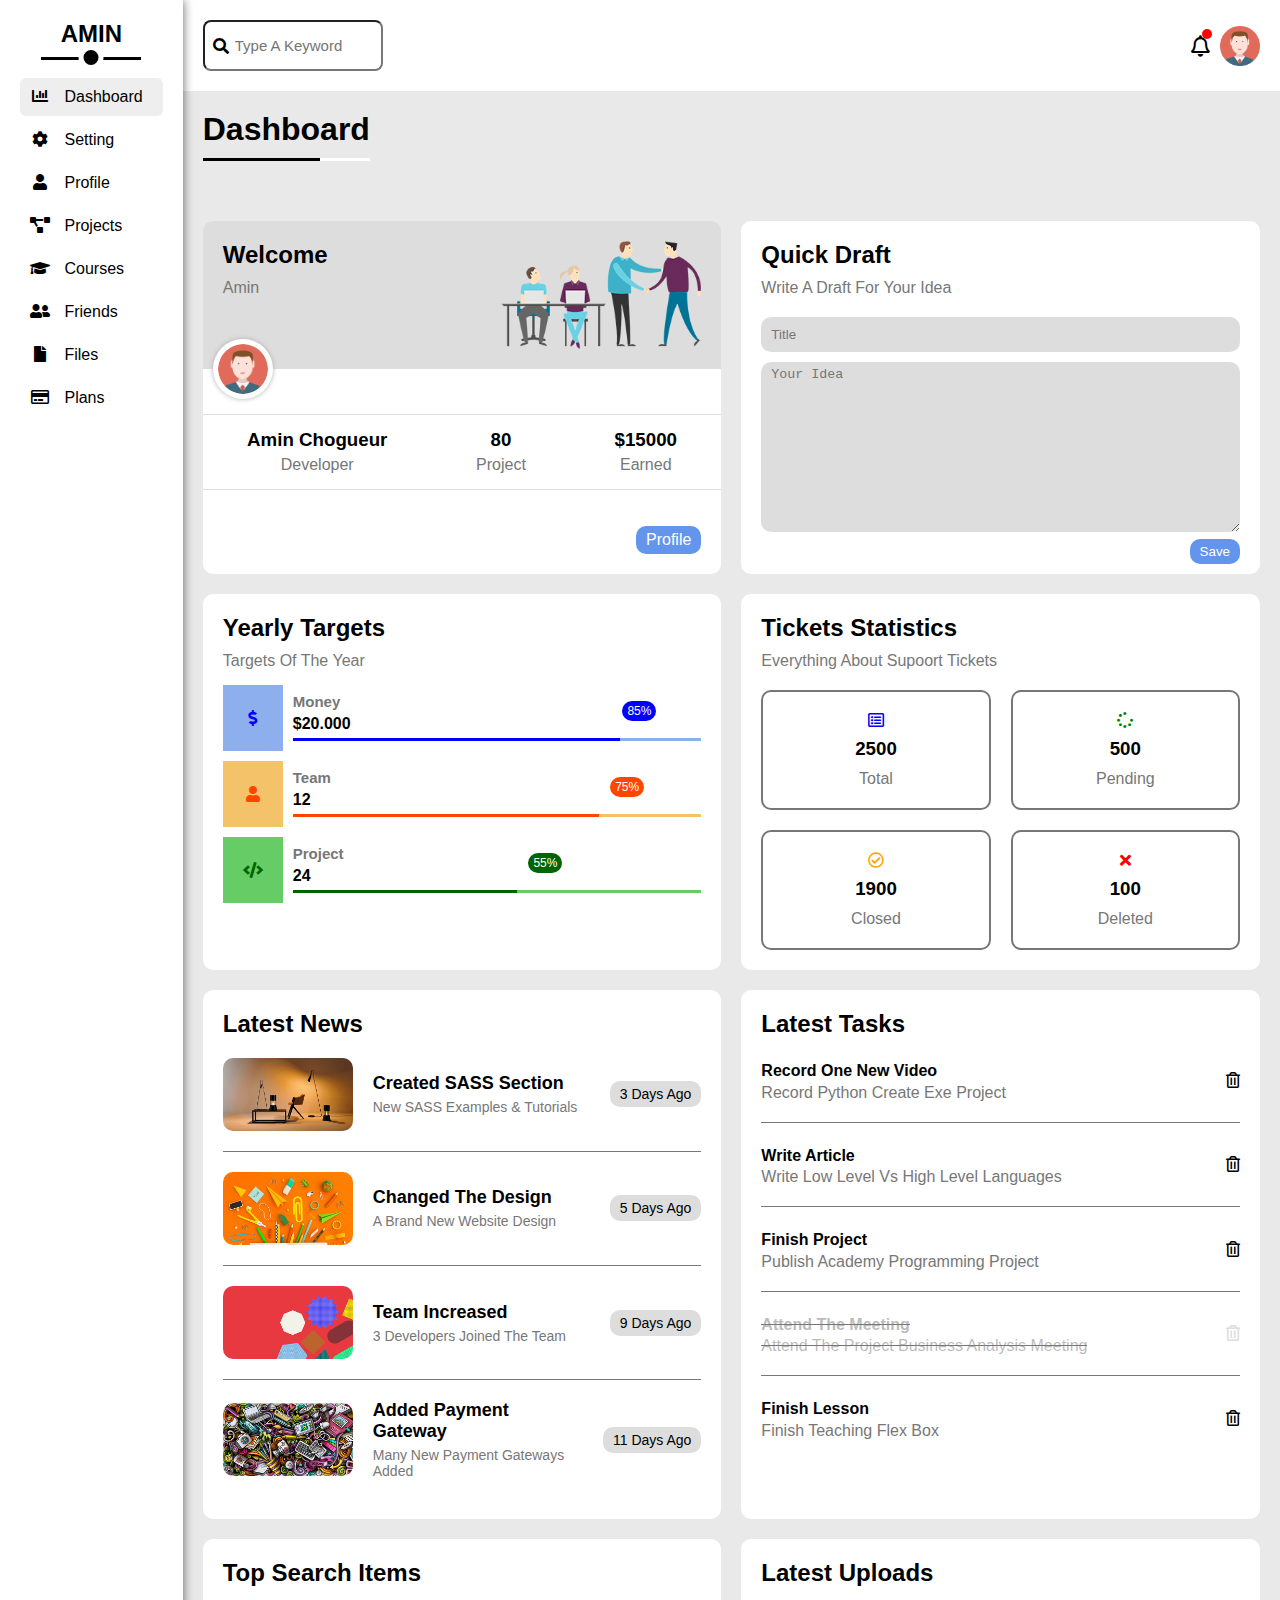
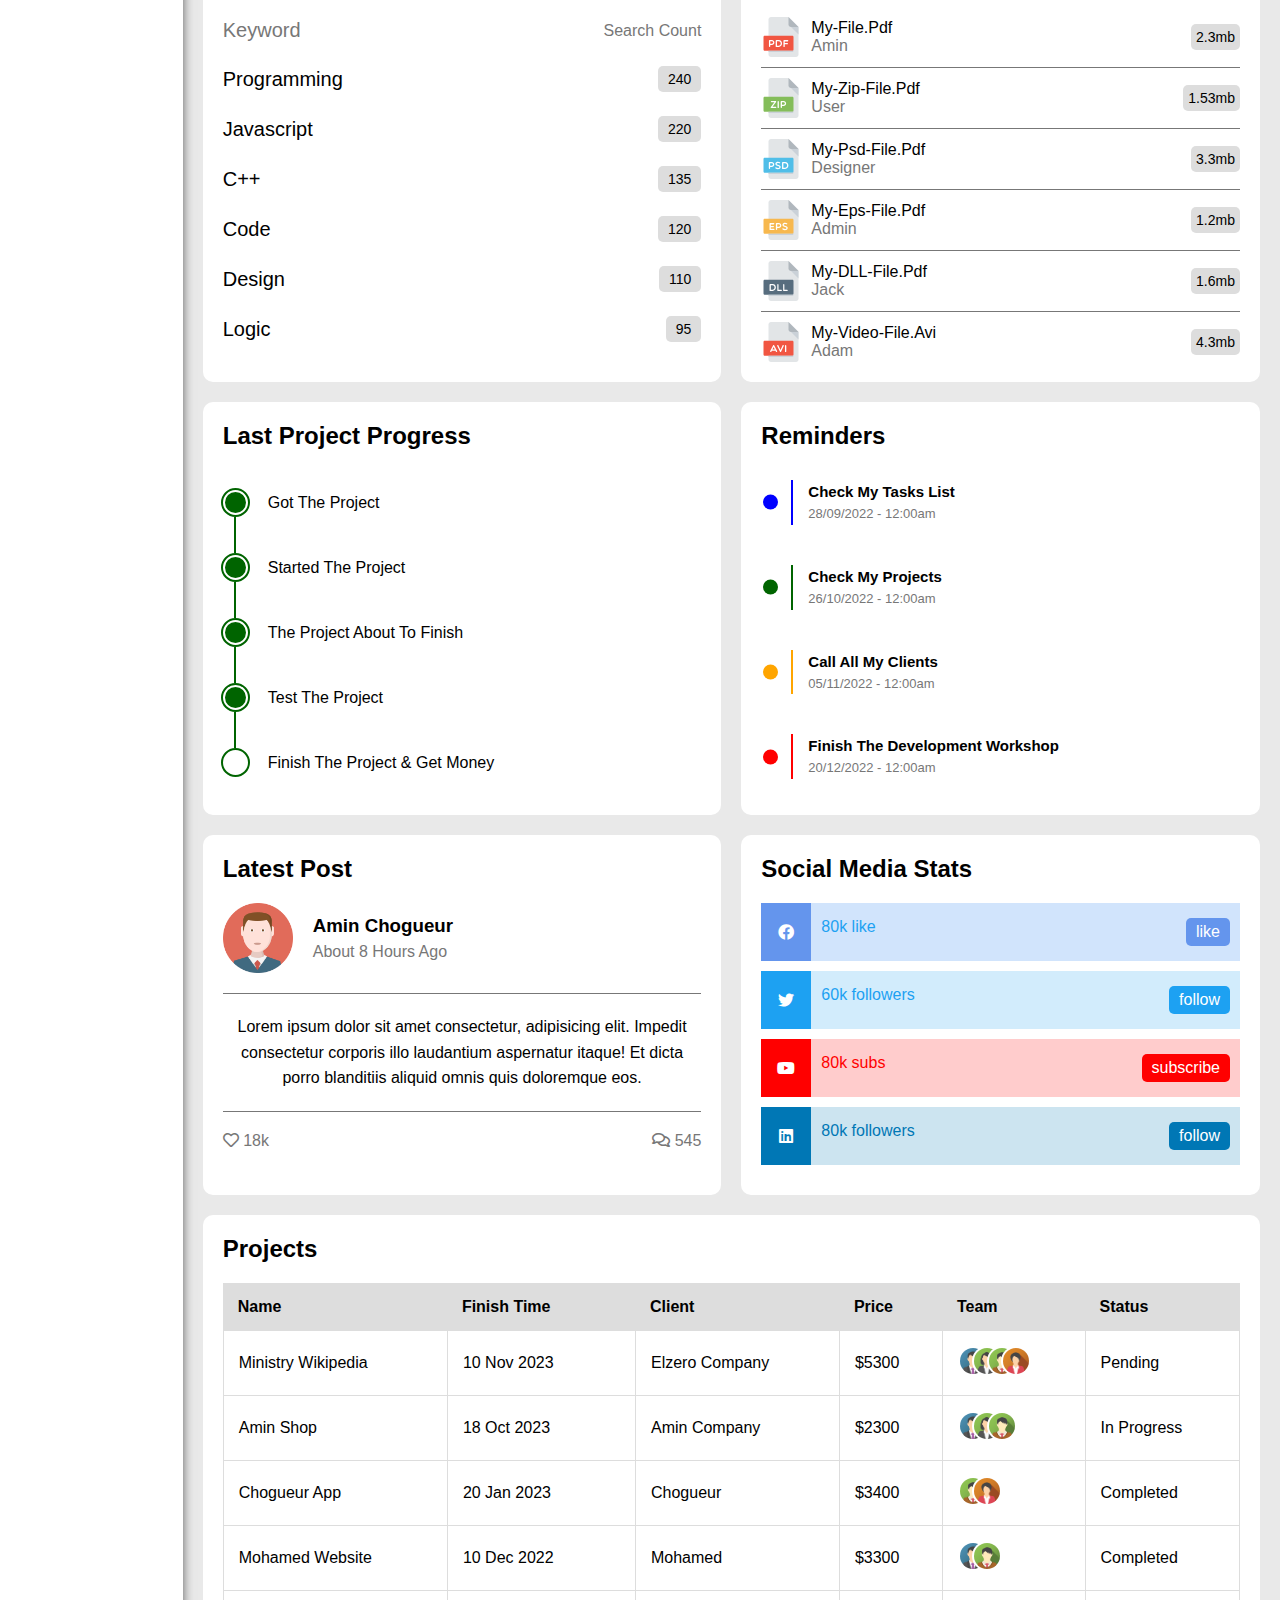
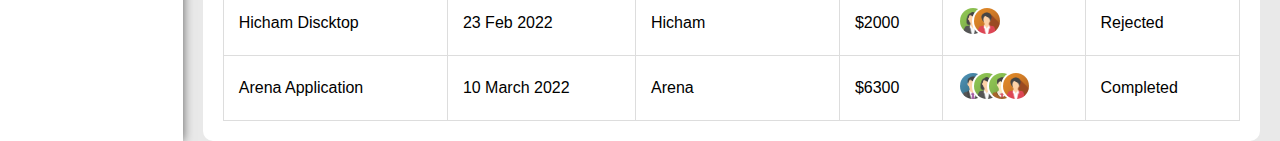
<file: index.html>
<!DOCTYPE html>
<html lang="en">
    <head>
        <meta charset="utf-8">
        <meta name="description" content="this is my fourth website using only html and css">
        <meta name="viewport" content="width=device-width, initial-scale=1.0">
        <meta http-equiv="X-UA-compatible" content="IE=edge">
        <title>project 4</title>
        <link rel="stylesheet" href="css/all.min.css">
        <link rel="stylesheet" href="css/project-4.css">
    </head>
    <body>
        <div class="page">
            <div class="sidebar">
                <h2> amin</h2>
                <ul>
                    <li class="active">
                        <a href="#"> 
                            <i class="fas fa-chart-bar fa-fw"></i>
                            <span>dashboard</span>
                        </a>                    
                    </li>
                    <li>
                        <a href="setting.html">
                            <i class="fas fa-cog fa-fw"></i>
                            <span>setting</span>
                        </a>                       
                    </li>
                    <li>
                        <a href="profile.html">
                            <i class="fas fa-user fa-fw"></i>
                            <span>profile</span>
                        </a>                        
                    </li>
                    <li>
                        <a href="project.html">
                            <i class="fas fa-project-diagram fa-fw"></i>
                            <span>projects</span>
                        </a>                      
                    </li>
                    <li>
                        <a href="./courses.html">
                            <i class="fas fa-graduation-cap fa-fw"></i>
                            <span>courses</span>
                        </a>                        
                    </li>
                    <li>
                        <a href="./friends.html">
                            <i class="fas fa-user-friends fa-fw"></i>
                            <span>friends</span>
                        </a>                      
                    </li>
                    <li>
                        <a href="./fils.html">
                            <i class="fas fa-file fa-fw"></i>
                            <span>files</span>
                        </a>                       
                    </li>
                    <li>
                        <a href="./plans.html">
                            <i class="far fa-credit-card fa-fw"></i>
                            <span>plans</span>
                        </a>
                    </li>
                </ul>
            </div><!-- ./sidebar -->
            <div class="content">
                <nav>
                    <form action="">
                        <i class="fas fa-search "></i>
                        <input type="search" placeholder="Type A Keyword">
                    </form>
                    <div class="image">
                        <i class="far fa-bell fa-lg"></i>
                        <img src="img-4/avatar.png " alt="image">
                    </div><!-- ./image -->
                </nav>
                <h1 class="head">dashboard</h1>
                <div class="dashboard">
                    <div class="welcome">
                        <div class="welcome-head">
                            <div class="title">
                                <h2>welcome</h2>
                                <span>amin</span>
                            </div><!-- ./title -->
                            <img src="img-4/welcome.png" alt="welcome">
                        </div><!-- ./welcome-head -->
                       <div class="welcome-desc">
                            <img src="img-4/avatar.png" alt="avatar">
                            <div class="boxes">
                                <div class="box">
                                    <h3>amin chogueur</h3>
                                    <span>developer</span>
                                </div>
                                <div class="box">
                                    <h3>80</h3>
                                    <span>project</span>
                                </div>
                                <div class="box">
                                    <h3>$15000</h3>
                                    <span>earned</span>
                                </div>
                            </div><!-- ./boxes -->
                            <a href="#">profile</a>
                       </div><!-- ./welcome-desc -->
                    </div><!-- ./welcome -->
                    <div class="draft">
                        <h2>Quick Draft</h2>
                        <span>write a draft for your idea</span>
                        <form action="">
                            <input type="text" placeholder="title">
                            <textarea placeholder="your idea" ></textarea>
                        </form>
                        <input type="submit" value="save">
                    </div><!-- ./draft -->
                    <div class="target">
                        <h2>Yearly Targets</h2>
                        <span>Targets Of The Year</span>
                        <div class="boxes">
                            <div class="box">
                                <i class="fas fa-dollar-sign fa-fw"></i>
                                <div class=" child">
                                    <h3>money</h3>
                                    <span>$20.000</span>
                                    <div class="progress money"></div>
                                </div><!-- ./child-->
                            </div><!-- ./box -->
                            <div class="box">
                                <i class="fas fa-user fa-fw"></i>
                                <div class=" child">
                                    <h3>team</h3>
                                    <span>12</span>
                                    <div class="progress team"></div>
                                </div><!-- ./child -->
                            </div><!-- ./box -->
                            <div class="box">
                                <i class="fas fa-code fa-fw"></i>
                                <div class=" child">
                                    <h3>project</h3>
                                    <span>24</span>
                                    <div class="progress project"></div>
                                </div><!-- ./child -->
                            </div><!-- ./box -->
                        </div><!-- ./boxes -->
                    </div><!-- ./target -->
                    <div class="static">
                        <h2>Tickets Statistics</h2>
                        <span>everything about supoort tickets</span>
                        <div class="static-desc">
                            <div class="box">
                                <i class="far fa-list-alt"></i>
                                <h3>2500</h3>
                                <span>total</span>
                            </div><!-- ./box -->
                            <div class="box">
                                <i class="fas fa-spinner"></i>
                                <h3>500</h3>
                                <span>pending</span>
                            </div><!-- ./box -->
                            <div class="box">
                                <i class="far fa-check-circle"></i>
                                <h3>1900</h3>
                                <span>closed</span>
                            </div><!-- ./box -->
                            <div class="box">
                                <i class="fas fa-times"></i>
                                <h3>100</h3>
                                <span>deleted</span>
                            </div><!-- ./box -->
                        </div><!-- ./static-desc -->
                    </div><!-- ./static -->
                    <div class="news">
                        <h2>latest News</h2>
                            <div class="news-desc">
                                <div class="news-box">
                                    <img src="img-4/news-01.png" alt="news">
                                    <div class="box">
                                        <p>created SASS section</p>
                                        <p>new SASS examples & tutorials</p>
                                    </div><!-- ./box -->
                                    <p>3 days ago</p>
                                </div><!-- ./news-box -->
                                <div class="news-box">
                                    <img src="img-4/news-02.png" alt="news">
                                    <div class="box">
                                        <p>changed the design</p>
                                        <p>a brand new website design</p>
                                    </div><!-- ./box -->
                                    <p>5 days ago</p>
                                </div><!-- ./news-box -->
                                <div class="news-box">
                                    <img src="img-4/news-03.png" alt="news">
                                    <div class="box">
                                        <p>team increased</p>
                                        <p>3 developers joined the team</p>
                                    </div><!-- ./box -->
                                    <p>9 days ago</p>
                                </div><!-- ./news-box -->
                                <div class="news-box">
                                    <img src="img-4/news-04.png" alt="news">
                                    <div class="box">
                                        <p>added payment gateway</p>
                                        <p>many new payment gateways added</p>
                                    </div><!-- ./box -->
                                    <p>11 days ago</p>
                                </div><!-- ./news-box -->
                               
                        </div><!-- ./news-desc -->
                    </div><!-- ./news -->
                    <div class="tasks">
                        <h2>Latest Tasks</h2>
                        <div class="tasks-box">
                            <div class="box">
                                <p>Record One New Video</p>
                                <p>Record Python Create Exe Project</p>
                            </div><!-- ./box -->
                            <i class="far fa-trash-alt"></i>
                        </div><!-- ./tasks-box -->
                        <div class="tasks-box">
                            <div class="box">
                                <p>Write Article</p>
                                <p>Write Low Level vs High Level Languages</p>
                            </div><!-- ./box -->
                            <i class="far fa-trash-alt"></i>
                        </div><!-- ./tasks-box -->
                        <div class="tasks-box">
                            <div class="box">
                                <p>Finish Project</p>
                                <p>Publish Academy Programming Project</p>
                            </div><!-- ./box -->
                            <i class="far fa-trash-alt"></i>
                        </div><!-- ./tasks-box -->
                        <div class="tasks-box">
                            <div class="box">
                                <p>Attend The Meeting</p>
                                <p>Attend The Project Business Analysis Meeting</p>
                            </div><!-- ./box -->
                            <i class="far fa-trash-alt"></i>
                        </div><!-- ./tasks-box -->
                        <div class="tasks-box">
                            <div class="box">
                                <p>Finish Lesson</p>
                                <p>Finish Teaching Flex Box</p>
                            </div><!-- ./box -->
                            <i class="far fa-trash-alt"></i>
                        </div><!-- ./tasks-box -->
                    </div><!-- ./tasks -->
                    <div class="search">
                        <h2>Top Search Items</h2>
                        <div class="item">
                            <h3>keyword</h3>
                            <span>search count</span>
                        </div><!-- ./item -->
                        <div class="item">
                            <h3>programming</h3>
                            <span>240</span>
                        </div><!-- ./item -->
                        <div class="item">
                            <h3>javascript</h3>
                            <span>220</span>
                        </div><!-- ./item -->
                        <div class="item">
                            <h3>c++</h3>
                            <span>135</span>
                        </div><!-- ./item -->
                        <div class="item">
                            <h3>code</h3>
                            <span>120</span>
                        </div><!-- ./item -->
                        <div class="item">
                            <h3>design</h3>
                            <span>110</span>
                        </div><!-- ./item -->
                        <div class="item">
                            <h3>logic</h3>
                            <span>95</span>
                        </div><!-- ./item -->
                    </div><!-- ./search -->
                    <div class="update">
                        <h2>Latest Uploads</h2>
                        <div class="box">
                            <img src="img-4/pdf.svg" alt="file">
                            <div class="desc">
                                <p>my-file.pdf</p>
                                <span>amin</span>
                            </div><!-- ./desc -->
                            <span>2.3mb</span>
                        </div><!-- ./box -->
                        <div class="box">
                            <img src="img-4/zip.svg" alt="file">
                            <div class="desc">
                                <p>My-Zip-File.pdf</p>
                                <span>user</span>
                            </div><!-- ./desc -->
                            <span>1.53mb</span>
                        </div><!-- ./box -->
                        <div class="box">
                            <img src="img-4/psd.svg" alt="file">
                            <div class="desc">
                                <p>My-Psd-File.pdf</p>
                                <span>designer</span>
                            </div><!-- ./desc -->
                            <span>3.3mb</span>
                        </div><!-- ./box -->
                        <div class="box">
                            <img src="img-4/eps.svg" alt="file">
                            <div class="desc">
                                <p>My-Eps-File.pdf</p>
                                <span>admin</span>
                            </div><!-- ./desc -->
                            <span>1.2mb</span>
                        </div><!-- ./box -->
                        <div class="box">
                            <img src="img-4/dll.svg" alt="file">
                            <div class="desc">
                                <p>My-DLL-File.pdf</p>
                                <span>jack</span>
                            </div><!-- ./desc -->
                            <span>1.6mb</span>
                        </div><!-- ./box -->
                        <div class="box">
                            <img src="img-4/avi.svg" alt="file">
                            <div class="desc">
                                <p>My-Video-File.avi</p>
                                <span>adam</span>
                            </div><!-- ./desc -->
                            <span>4.3mb</span>
                        </div><!-- ./box -->
                    </div><!-- ./update -->
                    <div class="project">
                        <h2>Last Project Progress</h2>
                        <div class="project-box">
                            <span></span>
                            <span>Got The Project</span>
                        </div><!-- ./project-box -->
                        <div class="project-box">
                            <span></span>
                            <span>Started The Project</span>
                        </div><!-- ./project-box -->
                        <div class="project-box">
                            <span></span>
                            <span>The Project About To Finish</span>
                        </div><!-- ./project-box -->
                        <div class="project-box">
                            <span></span>
                            <span>Test The Project</span>
                        </div><!-- ./project-box -->
                        <div class="project-box">
                            <span></span>
                            <span>Finish The Project & Get Money</span>
                        </div><!-- ./project-box -->
                    </div><!-- ./project -->
                    <div class="Reminders">
                        <h2>Reminders</h2>
                        <div class="box">
                            <h3>Check My Tasks List</h3>
                            <p>28/09/2022 - 12:00am</p>
                        </div><!-- */box -->
                        <div class="box">
                            <h3>Check My Projects</h3>
                            <p>26/10/2022 - 12:00am</p>
                        </div><!-- */box -->
                        <div class="box">
                            <h3>Call All My Clients</h3>
                            <p>05/11/2022 - 12:00am</p>
                        </div><!-- */box -->
                        <div class="box">
                            <h3>Finish The Development Workshop</h3>
                            <p>20/12/2022 - 12:00am</p>
                        </div><!-- */box -->
                    </div><!-- ./Reminders -->
                    <div class="latest">
                        <h2>Latest Post</h2>
                        <div class="post-head">
                            <img src="img-4/avatar.png" class="lkhra">
                            <div class="post-title">
                                <h3>amin chogueur</h3>
                                <span>About 8 Hours Ago</span>
                            </div><!-- ./post-title -->
                        </div><!-- ./post-head -->
                        <p>Lorem ipsum dolor sit amet consectetur, adipisicing elit. Impedit consectetur corporis illo laudantium aspernatur itaque! Et dicta porro blanditiis aliquid omnis quis doloremque eos.</p>
                        <div class="cont">
                            <div class="likes">
                                <i class="far fa-heart"></i>
                                <span>18k</span>
                            </div><!-- ./likes -->
                            <div class="comment">
                                <i class="far fa-comments"></i>
                                <span>545</span>
                            </div><!-- ./comment -->
                        </div><!-- ./cont -->
                    </div><!-- ./ Post -->
                    <div class="soc">
                        <h2>Social Media Stats</h2>
                        <div class="face">
                            <i class="fab fa-facebook"></i>
                            <span>80k like</span>
                            <a href="#">like</a>
                        </div>
                        <div class="twit">
                            <i class="fab fa-twitter"></i>
                            <span>60k followers</span>
                            <a href="#">follow</a>
                        </div>
                        <div class="you">
                            <i class="fab fa-youtube"></i>
                            <span>80k subs</span>
                            <a href="#">subscribe</a>
                        </div>
                        <div class="lin">
                            <i class="fab fa-linkedin"></i>
                            <span>80k followers</span>
                            <a href="#">follow</a>
                        </div>
                    </div><!-- ./social -->
                </div><!-- ./dashboard -->
                <div class="pro">
                    <h2>Projects</h2>
                    <div class="responcive">
                        <table>
                            <thead>
                                <tr>
                                    <td>name</td>
                                    <td>finish time</td>
                                    <td>client</td>
                                    <td>price</td>
                                    <td>team</td>
                                    <td>status</td>
                                </tr>
                            </thead>
                            <tbody>
                                <tr>
                                    <td>Ministry Wikipedia</td>
                                    <td>10 nov 2023</td>
                                    <td>Elzero Company</td>
                                    <td>$5300</td>
                                    <td>
                                        <img src="img-4/team-01.png" alt="">
                                        <img src="img-4/team-02.png" alt="">
                                        <img src="img-4/team-03.png" alt="">
                                        <img src="img-4/team-04.png" alt="">
                                    </td>
                                    <td>Pending</td>
                                </tr>
                                <tr>
                                    <td>amin Shop</td>
                                    <td>18 oct 2023</td>
                                    <td>amin Company</td>
                                    <td>$2300</td>
                                    <td>
                                        <img src="img-4/team-01.png" alt="">
                                        <img src="img-4/team-02.png" alt="">
                                        <img src="img-4/team-03.png" alt="">
                                    </td>
                                    <td>In Progress</td>
                                </tr>
                                <tr>
                                    <td>chogueur app</td>
                                    <td>20 jan 2023</td>
                                    <td>chogueur</td>
                                    <td>$3400</td>
                                    <td>
                                        <img src="img-4/team-03.png" alt="">
                                        <img src="img-4/team-04.png" alt="">
                                    </td>
                                    <td>completed</td>
                                </tr>
                                <tr>
                                    <td>mohamed website</td>
                                    <td>10 dec 2022</td>
                                    <td>mohamed</td>
                                    <td>$3300</td>
                                    <td>
                                        <img src="img-4/team-01.png" alt="">
                                        <img src="img-4/team-03.png" alt="">
                                    </td>
                                    <td>completed</td>
                                </tr>
                                <tr>
                                    <td>hicham discktop</td>
                                    <td>23 feb 2022</td>
                                    <td>hicham</td>
                                    <td>$2000</td>
                                    <td>
                                        <img src="img-4/team-02.png" alt="">
                                        <img src="img-4/team-04.png" alt=""></td>
                                    <td>rejected</td>
                                </tr>
                                <tr>
                                    <td>Arena Application</td>
                                    <td>10 march 2022</td>
                                    <td>arena</td>
                                    <td>$6300</td>
                                    <td>
                                        <img src="img-4/team-01.png" alt="">
                                        <img src="img-4/team-02.png" alt="">
                                        <img src="img-4/team-03.png" alt="">
                                        <img src="img-4/team-04.png" alt="">
                                    </td>
                                    <td>completed</td>
                                </tr>
                                
                            </tbody>
                        </table>
                    </div><!-- ./responcive -->
                </div><!-- ./Projects -->
            </div><!-- ./content -->
        </div><!-- ./page -->

    </body>
</html>
</file>
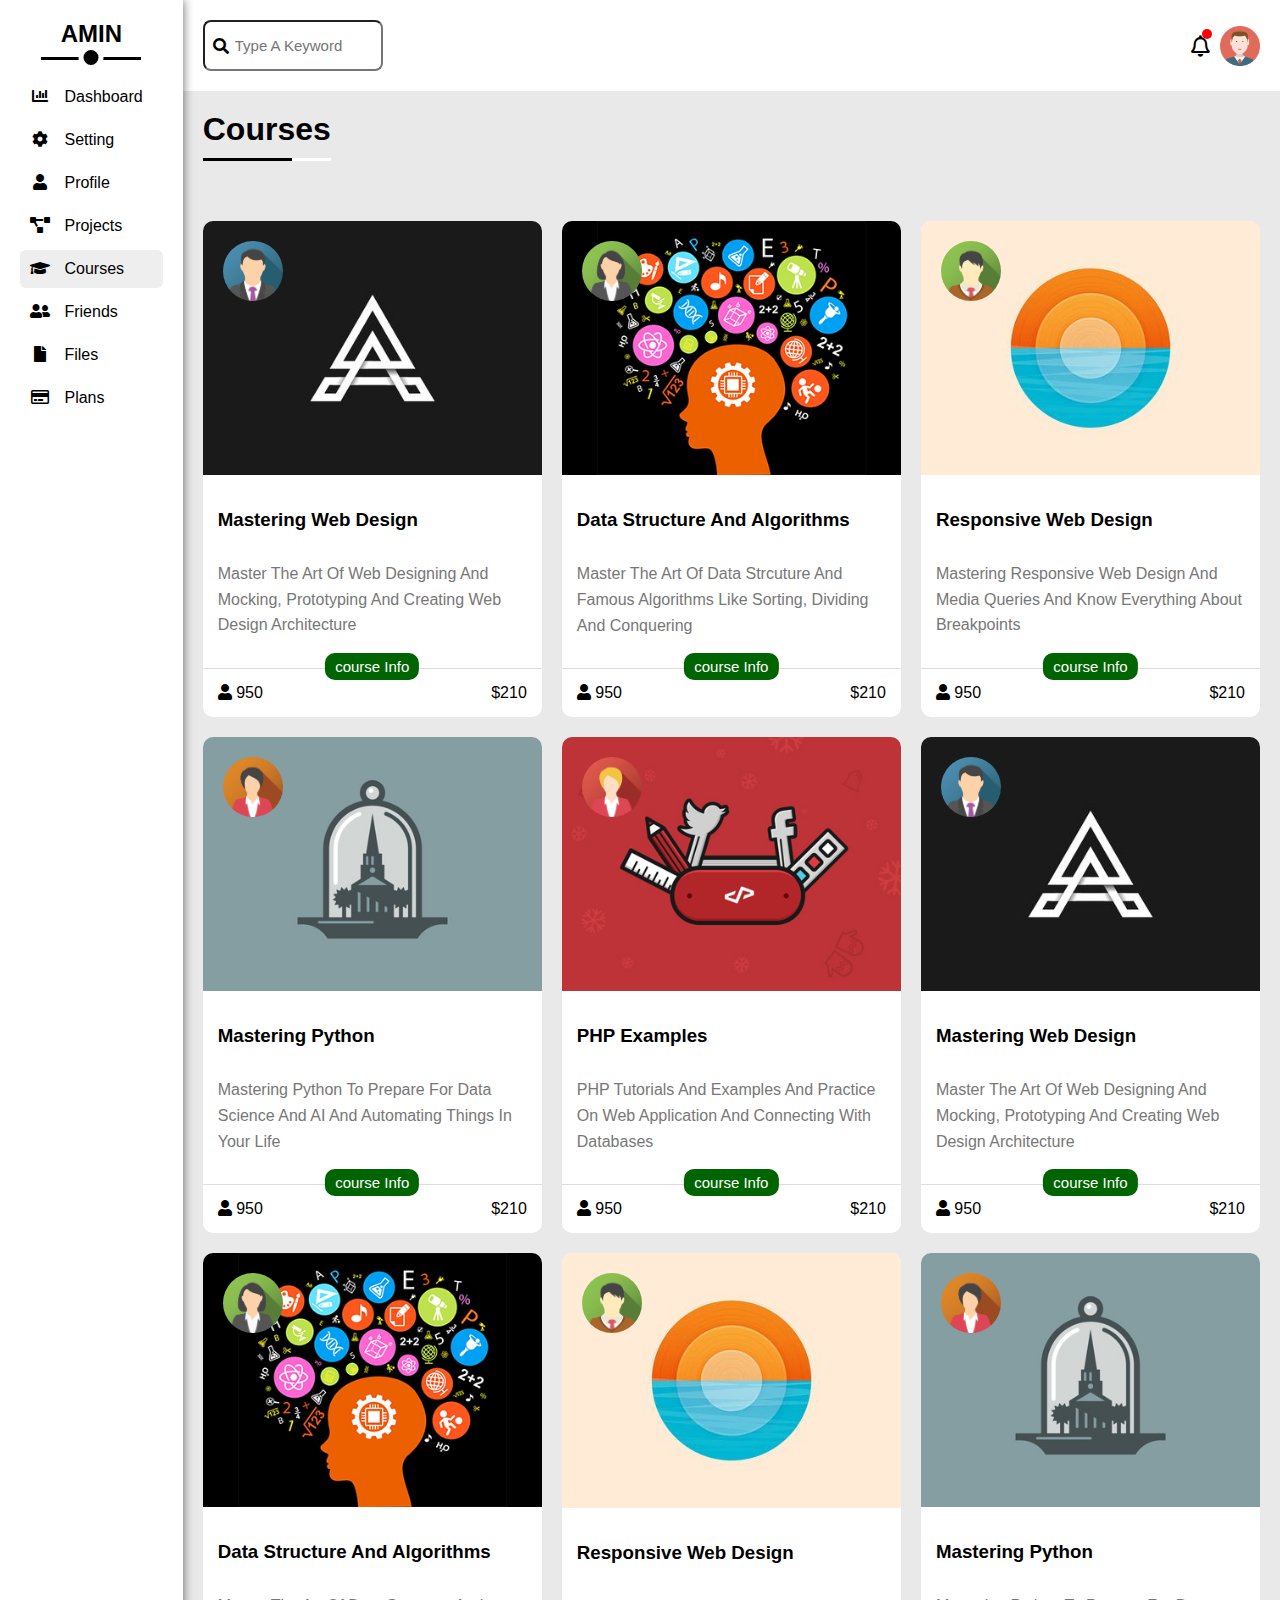
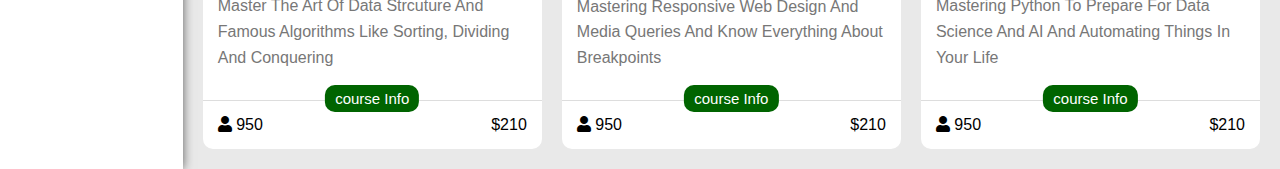
<file: courses.html>
<!DOCTYPE html>
<html lang="en">
<head>
    <meta charset="utf-8">
    <meta name="description" content="this is my fourth website using only html and css">
    <meta name="viewport" content="width=device-width, initial-scale=1.0">
    <meta http-equiv="X-UA-compatible" content="IE=edge">
    <link rel="stylesheet" href="css/all.min.css">
    <link rel="stylesheet" href="css/project-4.css">
    <title>Courses</title>
</head>
<body>
  <div class="page">
    <div class="sidebar">
        <h2> amin</h2>
        <ul>
            <li>
                <a href="index.html"> 
                    <i class="fas fa-chart-bar fa-fw"></i>
                    <span>dashboard</span>
                </a>                    
            </li>
            <li >
                <a href="setting.html">
                    <i class="fas fa-cog fa-fw"></i>
                    <span>setting</span>
                </a>                       
            </li>
            <li >
                <a href="profile.html">
                    <i class="fas fa-user fa-fw"></i>
                    <span>profile</span>
                </a>                        
            </li>
            <li >
                <a href="./project.html">
                    <i class="fas fa-project-diagram fa-fw"></i>
                    <span>projects</span>
                </a>                      
            </li>
            <li class="active">
                <a href="./courses.html">
                    <i class="fas fa-graduation-cap fa-fw"></i>
                    <span>courses</span>
                </a>                        
            </li>
            <li>
                <a href="./friends.html">
                    <i class="fas fa-user-friends fa-fw"></i>
                    <span>friends</span>
                </a>                      
            </li>
            <li>
                <a href="./fils.html">
                    <i class="fas fa-file fa-fw"></i>
                    <span>files</span>
                </a>                       
            </li>
            <li>
                <a href="./plans.html">
                    <i class="far fa-credit-card fa-fw"></i>
                    <span>plans</span>
                </a>
            </li>
        </ul>
    </div><!-- ./sidebar -->
    <div class="content">
        <nav>
            <form action="">
                <i class="fas fa-search "></i>
                <input type="search" placeholder="Type A Keyword">
            </form>
            <div class="image">
                <i class="far fa-bell fa-lg"></i>
                <img src="img-4/avatar.png " alt="image">
            </div><!-- ./image -->
        </nav>
        <h1 class="head">courses</h1>
        <div class="courses">
            <div class="course">
                <div class="image">
                    <img src="./img-4/course-01.jpg" alt="course">
                </div>
                <div class="course-des">
                    <h3>mastering web design</h3>
                    <p>Master The Art Of Web Designing And Mocking, Prototyping And Creating Web Design Architecture</p>
                    <span>course info</span>
                </div>
                <div class="foot">
                    <div class="user">
                        <i class="fa fa-user" aria-hidden="true"></i>
                        <span>950</span>
                    </div>
                    <p>$210</p>
                </div>
                <img src="./img-4/team-01.png" alt="photo">
            </div><!--course -->
            <div class="course">
                <div class="image">
                    <img src="./img-4/course-02.jpg" alt="course">
                </div>
                <div class="course-des">
                    <h3>Data Structure And Algorithms</h3>
                    <p>Master The Art Of Data Strcuture And Famous Algorithms Like Sorting, Dividing And Conquering</p>
                    <span>course info</span>
                </div>
                <div class="foot">
                    <div class="user">
                        <i class="fa fa-user" aria-hidden="true"></i>
                        <span>950</span>
                    </div>
                    <p>$210</p>
                </div>
                <img src="./img-4/team-02.png" alt="photo">
            </div><!--course -->
            <div class="course">
                <div class="image">
                    <img src="./img-4/course-03.jpg" alt="course">
                </div>
                <div class="course-des">
                    <h3>Responsive Web Design</h3>
                    <p>Mastering Responsive Web Design And Media Queries And Know Everything About Breakpoints</p>
                    <span>course info</span>
                </div>
                <div class="foot">
                    <div class="user">
                        <i class="fa fa-user" aria-hidden="true"></i>
                        <span>950</span>
                    </div>
                    <p>$210</p>
                </div>
                <img src="./img-4/team-03.png" alt="photo">
            </div><!--course -->
            <div class="course">
                <div class="image">
                    <img src="./img-4/course-04.jpg" alt="course">
                </div>
                <div class="course-des">
                    <h3>Mastering Python</h3>
                    <p>Mastering Python To Prepare For Data Science And AI And Automating Things in Your Life</p>
                    <span>course info</span>
                </div>
                <div class="foot">
                    <div class="user">
                        <i class="fa fa-user" aria-hidden="true"></i>
                        <span>950</span>
                    </div>
                    <p>$210</p>
                </div>
                <img src="./img-4/team-04.png" alt="photo">
            </div><!--course -->
            <div class="course">
                <div class="image">
                    <img src="./img-4/course-05.jpg" alt="course">
                </div>
                <div class="course-des">
                    <h3>PHP Examples</h3>
                    <p>PHP Tutorials And Examples And Practice On Web Application And Connecting With Databases</p>
                    <span>course info</span>
                </div>
                <div class="foot">
                    <div class="user">
                        <i class="fa fa-user" aria-hidden="true"></i>
                        <span>950</span>
                    </div>
                    <p>$210</p>
                </div>
                <img src="./img-4/team-05.png" alt="photo">
            </div><!--course -->
            <div class="course">
                <div class="image">
                    <img src="./img-4/course-01.jpg" alt="course">
                </div>
                <div class="course-des">
                    <h3>mastering web design</h3>
                    <p>Master The Art Of Web Designing And Mocking, Prototyping And Creating Web Design Architecture</p>
                    <span>course info</span>
                </div>
                <div class="foot">
                    <div class="user">
                        <i class="fa fa-user" aria-hidden="true"></i>
                        <span>950</span>
                    </div>
                    <p>$210</p>
                </div>
                <img src="./img-4/team-01.png" alt="photo">
            </div><!--course -->
            <div class="course">
                <div class="image">
                    <img src="./img-4/course-02.jpg" alt="course">
                </div>
                <div class="course-des">
                    <h3>Data Structure And Algorithms</h3>
                    <p>Master The Art Of Data Strcuture And Famous Algorithms Like Sorting, Dividing And Conquering</p>
                    <span>course info</span>
                </div>
                <div class="foot">
                    <div class="user">
                        <i class="fa fa-user" aria-hidden="true"></i>
                        <span>950</span>
                    </div>
                    <p>$210</p>
                </div>
                <img src="./img-4/team-02.png" alt="photo">
            </div><!--course -->
            <div class="course">
                <div class="image">
                    <img src="./img-4/course-03.jpg" alt="course">
                </div>
                <div class="course-des">
                    <h3>Responsive Web Design</h3>
                    <p>Mastering Responsive Web Design And Media Queries And Know Everything About Breakpoints</p>
                    <span>course info</span>
                </div>
                <div class="foot">
                    <div class="user">
                        <i class="fa fa-user" aria-hidden="true"></i>
                        <span>950</span>
                    </div>
                    <p>$210</p>
                </div>
                <img src="./img-4/team-03.png" alt="photo">
            </div><!--course -->
            <div class="course">
                <div class="image">
                    <img src="./img-4/course-04.jpg" alt="course">
                </div>
                <div class="course-des">
                    <h3>Mastering Python</h3>
                    <p>Mastering Python To Prepare For Data Science And AI And Automating Things in Your Life</p>
                    <span>course info</span>
                </div>
                <div class="foot">
                    <div class="user">
                        <i class="fa fa-user" aria-hidden="true"></i>
                        <span>950</span>
                    </div>
                    <p>$210</p>
                </div>
                <img src="./img-4/team-04.png" alt="photo">
            </div><!--course -->
        </div><!-- courses -->
    </div><!-- content -->
  </div>
</body>
</html>
</file>
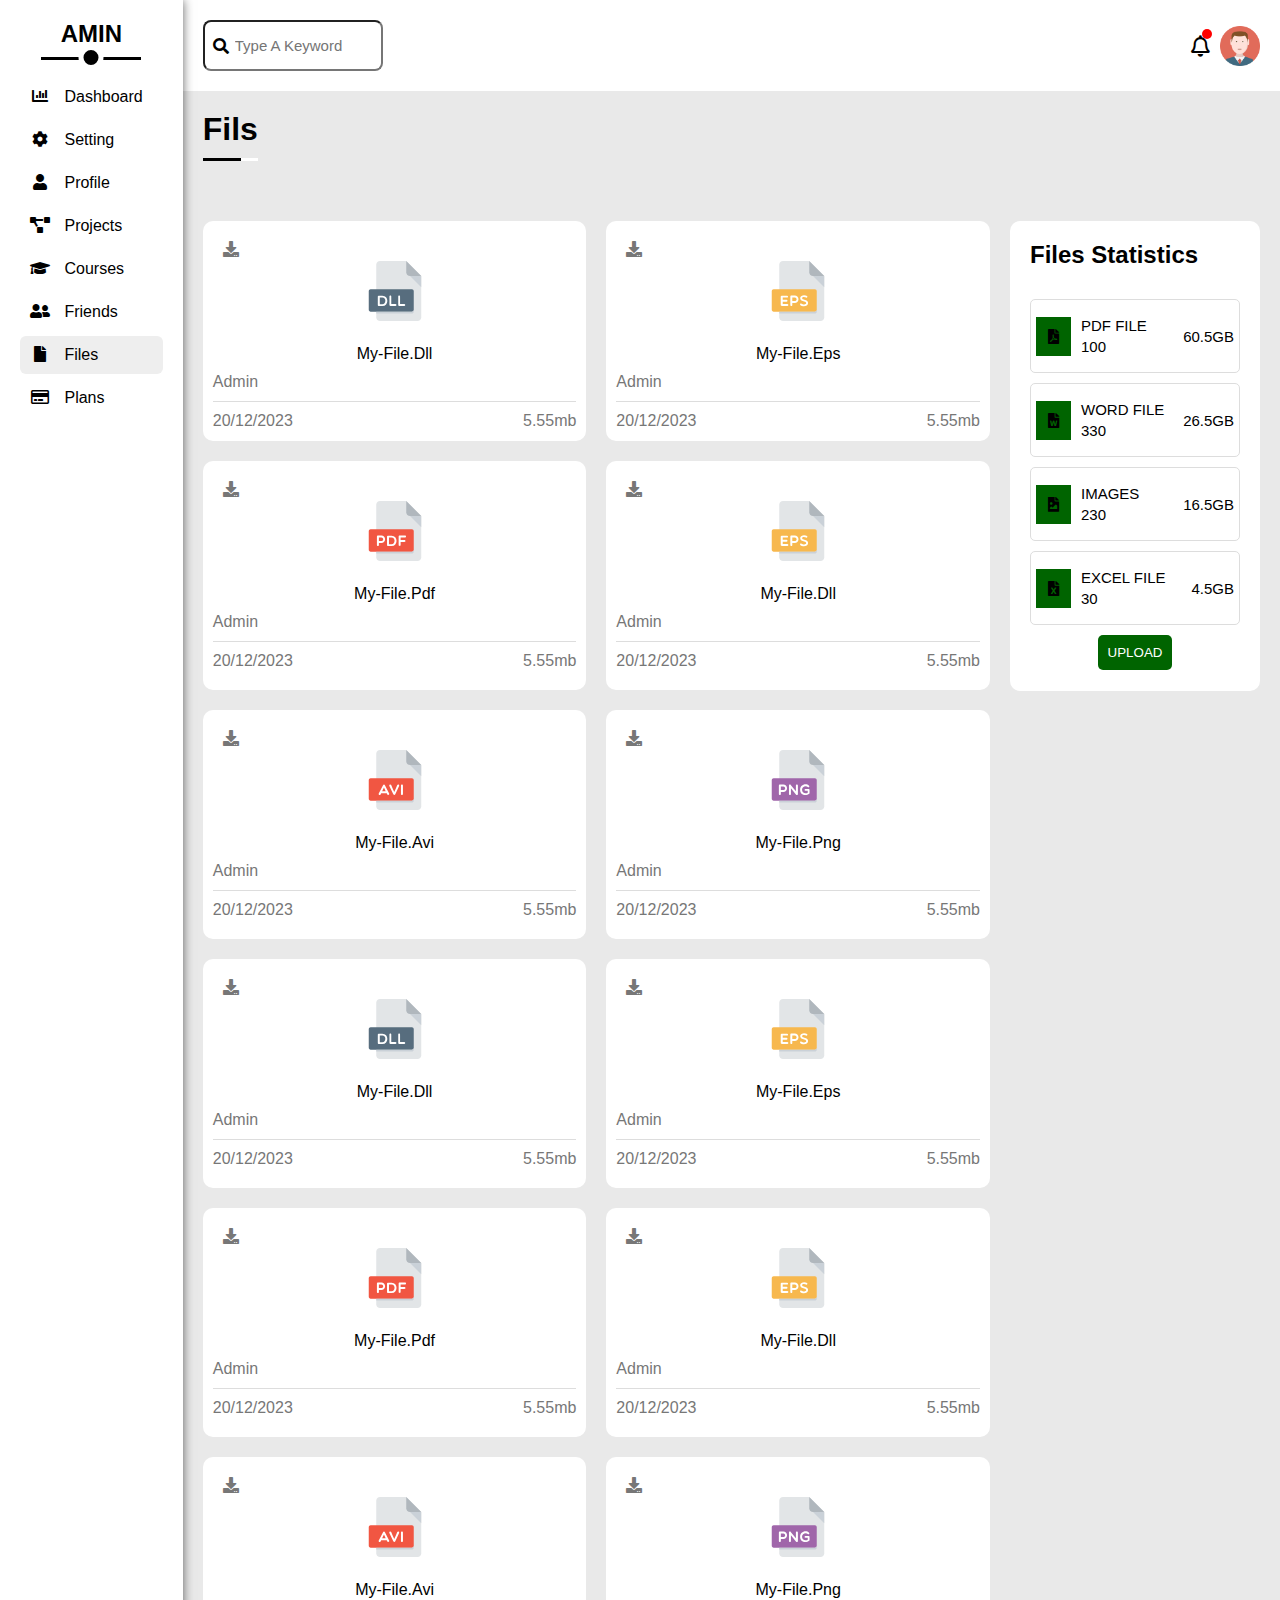
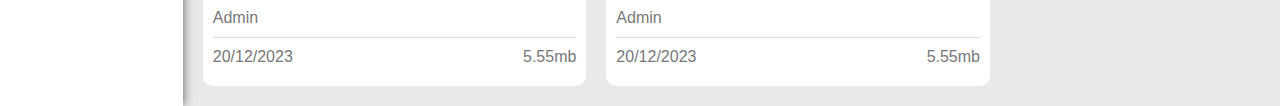
<file: fils.html>
<!DOCTYPE html>
<html lang="en">
<head>
    <meta charset="utf-8">
    <meta name="description" content="this is my fourth website using only html and css">
    <meta name="viewport" content="width=device-width, initial-scale=1.0">
    <meta http-equiv="X-UA-compatible" content="IE=edge">
    <link rel="stylesheet" href="css/all.min.css">
    <link rel="stylesheet" href="css/project-4.css">
    <title>files</title>
</head>
<body>
  <div class="page">
    <div class="sidebar">
        <h2> amin</h2>
        <ul>
            <li>
                <a href="index.html"> 
                    <i class="fas fa-chart-bar fa-fw"></i>
                    <span>dashboard</span>
                </a>                    
            </li>
            <li >
                <a href="setting.html">
                    <i class="fas fa-cog fa-fw"></i>
                    <span>setting</span>
                </a>                       
            </li>
            <li >
                <a href="profile.html">
                    <i class="fas fa-user fa-fw"></i>
                    <span>profile</span>
                </a>                        
            </li>
            <li >
                <a href="./project.html">
                    <i class="fas fa-project-diagram fa-fw"></i>
                    <span>projects</span>
                </a>                      
            </li>
            <li>
                <a href="./courses.html">
                    <i class="fas fa-graduation-cap fa-fw"></i>
                    <span>courses</span>
                </a>                        
            </li>
            <li>
                <a href="./friends.html">
                    <i class="fas fa-user-friends fa-fw"></i>
                    <span>friends</span>
                </a>                      
            </li>
            <li class="active">
                <a href="./fils.html">
                    <i class="fas fa-file fa-fw"></i>
                    <span>files</span>
                </a>                       
            </li>
            <li>
                <a href="./plans.html">
                    <i class="far fa-credit-card fa-fw"></i>
                    <span>plans</span>
                </a>
            </li>
        </ul>
    </div><!-- ./sidebar -->
    <div class="content">
        <nav>
            <form action="">
                <i class="fas fa-search "></i>
                <input type="search" placeholder="Type A Keyword">
            </form>
            <div class="image">
                <i class="far fa-bell fa-lg"></i>
                <img src="img-4/avatar.png " alt="image">
            </div><!-- ./image -->
        </nav>
        <h1 class="head">fils</h1>
        <div class="files">
            <div class="box-file">
                <div class="file">
                    <div class="head">
                        <i class="fa fa-download" aria-hidden="true"></i>
                        <img src="./img-4/dll.svg" alt="avi">
                        <p>my-file.dll</p>
                        <span>admin</span>
                    </div>
                    <div class="foot">
                        <p>20/12/2023</p>
                        <p>5.55mb</p>
                    </div>
                </div><!-- file -->
                <div class="file">
                    <div class="head">
                        <i class="fa fa-download" aria-hidden="true"></i>
                        <img src="./img-4/eps.svg" alt="avi">
                        <p>my-file.eps</p>
                        <span>admin</span>
                    </div>
                    <div class="foot">
                        <p>20/12/2023</p>
                        <p>5.55mb</p>
                    </div>
                </div><!-- file -->
                <div class="file">
                    <div class="head">
                        <i class="fa fa-download" aria-hidden="true"></i>
                        <img src="./img-4/pdf.svg" alt="avi">
                        <p>my-file.pdf</p>
                        <span>admin</span>
                    </div>
                    <div class="foot">
                        <p>20/12/2023</p>
                        <p>5.55mb</p>
                    </div>
                </div><!-- file -->
                <div class="file">
                    <div class="head">
                        <i class="fa fa-download" aria-hidden="true"></i>
                        <img src="./img-4/eps.svg" alt="avi">
                        <p>my-file.dll</p>
                        <span>admin</span>
                    </div>
                    <div class="foot">
                        <p>20/12/2023</p>
                        <p>5.55mb</p>
                    </div>
                </div><!-- file -->
                <div class="file">
                    <div class="head">
                        <i class="fa fa-download" aria-hidden="true"></i>
                        <img src="./img-4/avi.svg" alt="avi">
                        <p>my-file.avi</p>
                        <span>admin</span>
                    </div>
                    <div class="foot">
                        <p>20/12/2023</p>
                        <p>5.55mb</p>
                    </div>
                </div><!-- file -->
                <div class="file">
                    <div class="head">
                        <i class="fa fa-download" aria-hidden="true"></i>
                        <img src="./img-4/png.svg" alt="avi">
                        <p>my-file.png</p>
                        <span>admin</span>
                    </div>
                    <div class="foot">
                        <p>20/12/2023</p>
                        <p>5.55mb</p>
                    </div>
                </div><!-- file -->
                    <div class="file">
                        <div class="head">
                            <i class="fa fa-download" aria-hidden="true"></i>
                            <img src="./img-4/dll.svg" alt="avi">
                            <p>my-file.dll</p>
                            <span>admin</span>
                        </div>
                        <div class="foot">
                            <p>20/12/2023</p>
                            <p>5.55mb</p>
                        </div>
                    </div><!-- file -->
                    <div class="file">
                        <div class="head">
                            <i class="fa fa-download" aria-hidden="true"></i>
                            <img src="./img-4/eps.svg" alt="avi">
                            <p>my-file.eps</p>
                            <span>admin</span>
                        </div>
                        <div class="foot">
                            <p>20/12/2023</p>
                            <p>5.55mb</p>
                        </div>
                    </div><!-- file -->
                    <div class="file">
                        <div class="head">
                            <i class="fa fa-download" aria-hidden="true"></i>
                            <img src="./img-4/pdf.svg" alt="avi">
                            <p>my-file.pdf</p>
                            <span>admin</span>
                        </div>
                        <div class="foot">
                            <p>20/12/2023</p>
                            <p>5.55mb</p>
                        </div>
                    </div><!-- file -->
                    <div class="file">
                        <div class="head">
                            <i class="fa fa-download" aria-hidden="true"></i>
                            <img src="./img-4/eps.svg" alt="avi">
                            <p>my-file.dll</p>
                            <span>admin</span>
                        </div>
                        <div class="foot">
                            <p>20/12/2023</p>
                            <p>5.55mb</p>
                        </div>
                    </div><!-- file -->
                    <div class="file">
                        <div class="head">
                            <i class="fa fa-download" aria-hidden="true"></i>
                            <img src="./img-4/avi.svg" alt="avi">
                            <p>my-file.avi</p>
                            <span>admin</span>
                        </div>
                        <div class="foot">
                            <p>20/12/2023</p>
                            <p>5.55mb</p>
                        </div>
                    </div><!-- file -->
                    <div class="file">
                        <div class="head">
                            <i class="fa fa-download" aria-hidden="true"></i>
                            <img src="./img-4/png.svg" alt="avi">
                            <p>my-file.png</p>
                            <span>admin</span>
                        </div>
                        <div class="foot">
                            <p>20/12/2023</p>
                            <p>5.55mb</p>
                        </div>
                    </div><!-- file -->
            </div><!--box-file  -->
            <div class="statistics">
                <h2>files statistics</h2>
                <div class="static">
                    <div class="box">
                        <div>
                            <i class="fa fa-file-pdf" aria-hidden="true"></i>
                        <div>
                            <p>pdf file</p>
                            <span>100</span>
                        </div>
                        </div>
                        <span>60.5gb</span>
                    </div>
                    <div class="box">
                        <div>
                            <i class="fa fa-file-word" aria-hidden="true"></i>
                        <div>
                            <p>word file</p>
                            <span>330</span>
                        </div>
                        </div>
                        <span>26.5gb</span>
                    </div>
                    <div class="box">
                        <div>
                            <i class="fa fa-file-image" aria-hidden="true"></i>
                            <div>
                                <p>images </p>
                                <span>230</span>
                            </div>
                        </div>
                        <span>16.5gb</span>
                    </div>
                    <div class="box">
                        <div>
                            <i class="fa fa-file-excel" aria-hidden="true"></i>
                        <div>
                            <p>excel file</p>
                            <span>30</span>
                        </div>
                        </div>
                        <span>4.5gb</span>
                    </div>
                </div><!-- static -->
                <button>upload</button>
            </div><!-- statistics -->
        </div><!-- files -->
    </div><!-- content -->
  </div>
</body>
</html>
</file>
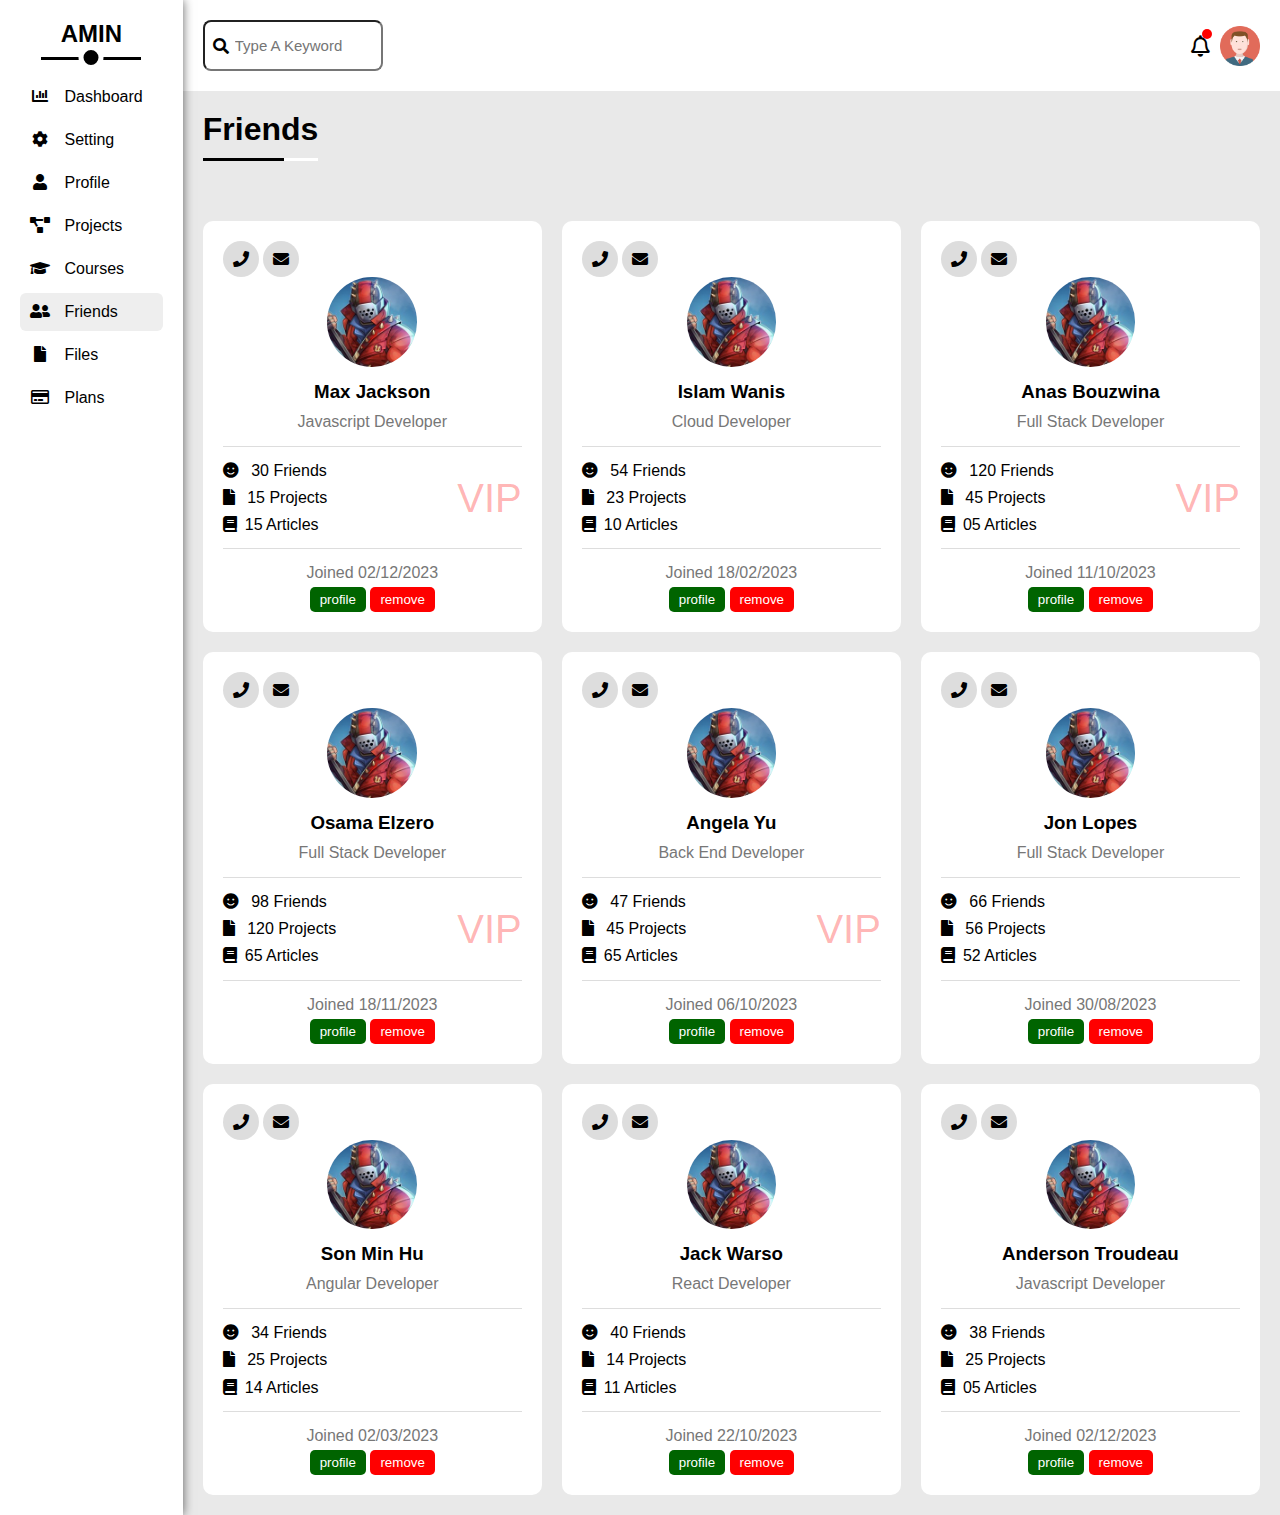
<file: friends.html>
<!DOCTYPE html>
<html lang="en">
<head>
    <meta charset="utf-8">
    <meta name="description" content="this is my fourth website using only html and css">
    <meta name="viewport" content="width=device-width, initial-scale=1.0">
    <meta http-equiv="X-UA-compatible" content="IE=edge">
    <link rel="stylesheet" href="css/all.min.css">
    <link rel="stylesheet" href="css/project-4.css">
    <title>friends</title>
</head>
<body>
  <div class="page">
    <div class="sidebar">
        <h2> amin</h2>
        <ul>
            <li>
                <a href="index.html"> 
                    <i class="fas fa-chart-bar fa-fw"></i>
                    <span>dashboard</span>
                </a>                    
            </li>
            <li >
                <a href="setting.html">
                    <i class="fas fa-cog fa-fw"></i>
                    <span>setting</span>
                </a>                       
            </li>
            <li >
                <a href="profile.html">
                    <i class="fas fa-user fa-fw"></i>
                    <span>profile</span>
                </a>                        
            </li>
            <li >
                <a href="./project.html">
                    <i class="fas fa-project-diagram fa-fw"></i>
                    <span>projects</span>
                </a>                      
            </li>
            <li>
                <a href="./courses.html">
                    <i class="fas fa-graduation-cap fa-fw"></i>
                    <span>courses</span>
                </a>                        
            </li>
            <li class="active">
                <a href="./friends.html">
                    <i class="fas fa-user-friends fa-fw"></i>
                    <span>friends</span>
                </a>                      
            </li>
            <li>
                <a href="./fils.html">
                    <i class="fas fa-file fa-fw"></i>
                    <span>files</span>
                </a>                       
            </li>
            <li>
                <a href="./plans.html">
                    <i class="far fa-credit-card fa-fw"></i>
                    <span>plans</span>
                </a>
            </li>
        </ul>
    </div><!-- ./sidebar -->
    <div class="content">
        <nav>
            <form action="">
                <i class="fas fa-search "></i>
                <input type="search" placeholder="Type A Keyword">
            </form>
            <div class="image">
                <i class="far fa-bell fa-lg"></i>
                <img src="img-4/avatar.png " alt="image">
            </div><!-- ./image -->
        </nav>
        <h1 class="head">friends</h1>
        <div class="friends">
            <div class="friend">
                <div class="box">
                    <i class="fa fa-phone" aria-hidden="true"></i>
                    <i class="fa fa-envelope" aria-hidden="true"></i>
                    <div class="image">
                        <img src="./img-4/friend-01.jpg" alt="friend">
                        <h3>max jackson</h3>
                        <p>javascript developer</p>
                    </div>
                    <div class="desc">
                        <p><i class="fa fa-smile" aria-hidden="true"></i>
                        <span> 30 friends</span></p>
                        <p><i class="fa fa-file" aria-hidden="true"></i>
                        <span>15 projects</span></p>
                        <p><i class="fa fa-book" aria-hidden="true"></i><span>15 articles</span></p>
                        <span>vip</span>
                    </div><!-- desc -->
                    <div class="foot">
                        <p>joined 02/12/2023</p>
                        <div class="btn">
                            <button>profile</button>
                            <button>remove</button>
                        </div>
                    </div>
                </div><!-- box -->
            </div><!-- friend -->
            <div class="friend">
                <div class="box">
                    <i class="fa fa-phone" aria-hidden="true"></i>
                    <i class="fa fa-envelope" aria-hidden="true"></i>
                    <div class="image">
                        <img src="./img-4/friend-01.jpg" alt="friend">
                        <h3>islam wanis</h3>
                        <p>cloud developer</p>
                    </div>
                    <div class="desc">
                        <p><i class="fa fa-smile" aria-hidden="true"></i>
                        <span> 54 friends</span></p>
                        <p><i class="fa fa-file" aria-hidden="true"></i>
                        <span>23 projects</span></p>
                        <p><i class="fa fa-book" aria-hidden="true"></i><span>10 articles</span></p>
                    </div><!-- desc -->
                    <div class="foot">
                        <p>joined 18/02/2023</p>
                        <div class="btn">
                            <button>profile</button>
                            <button>remove</button>
                        </div>
                    </div>
                </div><!-- box -->
            </div><!-- friend -->
            <div class="friend">
                <div class="box">
                    <i class="fa fa-phone" aria-hidden="true"></i>
                    <i class="fa fa-envelope" aria-hidden="true"></i>
                    <div class="image">
                        <img src="./img-4/friend-01.jpg" alt="friend">
                        <h3>anas bouzwina</h3>
                        <p>full stack  developer</p>
                    </div>
                    <div class="desc">
                        <p><i class="fa fa-smile" aria-hidden="true"></i>
                        <span> 120 friends</span></p>
                        <p><i class="fa fa-file" aria-hidden="true"></i>
                        <span>45 projects</span></p>
                        <p><i class="fa fa-book" aria-hidden="true"></i><span>05 articles</span></p>
                        <span>vip</span>
                    </div><!-- desc -->
                    <div class="foot">
                        <p>joined 11/10/2023</p>
                        <div class="btn">
                            <button>profile</button>
                            <button>remove</button>
                        </div>
                    </div>
                </div><!-- box -->
            </div><!-- friend -->
            <div class="friend">
                <div class="box">
                    <i class="fa fa-phone" aria-hidden="true"></i>
                    <i class="fa fa-envelope" aria-hidden="true"></i>
                    <div class="image">
                        <img src="./img-4/friend-01.jpg" alt="friend">
                        <h3>osama elzero</h3>
                        <p>full stack developer</p>
                    </div>
                    <div class="desc">
                        <p><i class="fa fa-smile" aria-hidden="true"></i>
                        <span> 98 friends</span></p>
                        <p><i class="fa fa-file" aria-hidden="true"></i>
                        <span>120 projects</span></p>
                        <p><i class="fa fa-book" aria-hidden="true"></i><span>65 articles</span></p>
                        <span>vip</span>
                    </div><!-- desc -->
                    <div class="foot">
                        <p>joined 18/11/2023</p>
                        <div class="btn">
                            <button>profile</button>
                            <button>remove</button>
                        </div>
                    </div>
                </div><!-- box -->
            </div><!-- friend -->
            <div class="friend">
                <div class="box">
                    <i class="fa fa-phone" aria-hidden="true"></i>
                    <i class="fa fa-envelope" aria-hidden="true"></i>
                    <div class="image">
                        <img src="./img-4/friend-01.jpg" alt="friend">
                        <h3>angela yu</h3>
                        <p>back end developer</p>
                    </div>
                    <div class="desc">
                        <p><i class="fa fa-smile" aria-hidden="true"></i>
                        <span> 47 friends</span></p>
                        <p><i class="fa fa-file" aria-hidden="true"></i>
                        <span>45 projects</span></p>
                        <p><i class="fa fa-book" aria-hidden="true"></i><span>65 articles</span></p>
                        <span>vip</span>
                    </div><!-- desc -->
                    <div class="foot">
                        <p>joined 06/10/2023</p>
                        <div class="btn">
                            <button>profile</button>
                            <button>remove</button>
                        </div>
                    </div>
                </div><!-- box -->
            </div><!-- friend -->
            <div class="friend">
                <div class="box">
                    <i class="fa fa-phone" aria-hidden="true"></i>
                    <i class="fa fa-envelope" aria-hidden="true"></i>
                    <div class="image">
                        <img src="./img-4/friend-01.jpg" alt="friend">
                        <h3>jon lopes</h3>
                        <p>full stack developer</p>
                    </div>
                    <div class="desc">
                        <p><i class="fa fa-smile" aria-hidden="true"></i>
                        <span> 66 friends</span></p>
                        <p><i class="fa fa-file" aria-hidden="true"></i>
                        <span>56 projects</span></p>
                        <p><i class="fa fa-book" aria-hidden="true"></i><span>52 articles</span></p>
                    </div><!-- desc -->
                    <div class="foot">
                        <p>joined 30/08/2023</p>
                        <div class="btn">
                            <button>profile</button>
                            <button>remove</button>
                        </div>
                    </div>
                </div><!-- box -->
            </div><!-- friend -->
            <div class="friend">
                <div class="box">
                    <i class="fa fa-phone" aria-hidden="true"></i>
                    <i class="fa fa-envelope" aria-hidden="true"></i>
                    <div class="image">
                        <img src="./img-4/friend-01.jpg" alt="friend">
                        <h3>son min hu</h3>
                        <p>angular developer</p>
                    </div>
                    <div class="desc">
                        <p><i class="fa fa-smile" aria-hidden="true"></i>
                        <span> 34 friends</span></p>
                        <p><i class="fa fa-file" aria-hidden="true"></i>
                        <span>25 projects</span></p>
                        <p><i class="fa fa-book" aria-hidden="true"></i><span>14 articles</span></p>
                    </div><!-- desc -->
                    <div class="foot">
                        <p>joined 02/03/2023</p>
                        <div class="btn">
                            <button>profile</button>
                            <button>remove</button>
                        </div>
                    </div>
                </div><!-- box -->
            </div><!-- friend -->
            <div class="friend">
                <div class="box">
                    <i class="fa fa-phone" aria-hidden="true"></i>
                    <i class="fa fa-envelope" aria-hidden="true"></i>
                    <div class="image">
                        <img src="./img-4/friend-01.jpg" alt="friend">
                        <h3>jack warso</h3>
                        <p>react developer</p>
                    </div>
                    <div class="desc">
                        <p><i class="fa fa-smile" aria-hidden="true"></i>
                        <span> 40 friends</span></p>
                        <p><i class="fa fa-file" aria-hidden="true"></i>
                        <span>14 projects</span></p>
                        <p><i class="fa fa-book" aria-hidden="true"></i><span>11 articles</span></p>
                    </div><!-- desc -->
                    <div class="foot">
                        <p>joined 22/10/2023</p>
                        <div class="btn">
                            <button>profile</button>
                            <button>remove</button>
                        </div>
                    </div>
                </div><!-- box -->
            </div><!-- friend -->
            <div class="friend">
                <div class="box">
                    <i class="fa fa-phone" aria-hidden="true"></i>
                    <i class="fa fa-envelope" aria-hidden="true"></i>
                    <div class="image">
                        <img src="./img-4/friend-01.jpg" alt="friend">
                        <h3>anderson troudeau</h3>
                        <p>javascript developer</p>
                    </div>
                    <div class="desc">
                        <p><i class="fa fa-smile" aria-hidden="true"></i>
                        <span> 38 friends</span></p>
                        <p><i class="fa fa-file" aria-hidden="true"></i>
                        <span>25 projects</span></p>
                        <p><i class="fa fa-book" aria-hidden="true"></i><span>05 articles</span></p>
                    </div><!-- desc -->
                    <div class="foot">
                        <p>joined 02/12/2023</p>
                        <div class="btn">
                            <button>profile</button>
                            <button>remove</button>
                        </div>
                    </div>
                </div><!-- box -->
            </div><!-- friend -->
        </div><!-- friends -->
    </div><!-- content -->
  </div>
</body>
</html>
</file>
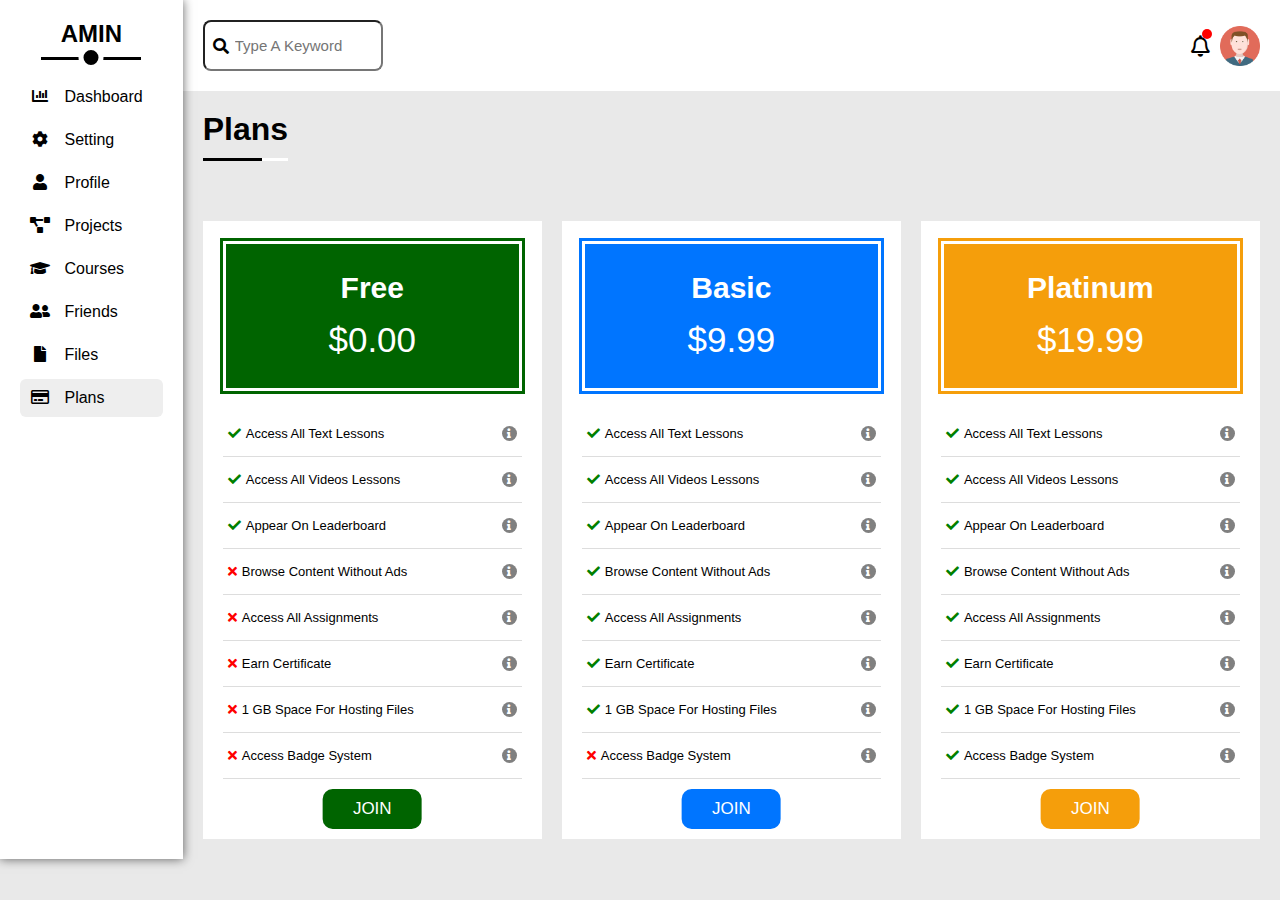
<file: plans.html>
<!DOCTYPE html>
<html lang="en">
<head>
    <meta charset="utf-8">
    <meta name="description" content="this is my fourth website using only html and css">
    <meta name="viewport" content="width=device-width, initial-scale=1.0">
    <meta http-equiv="X-UA-compatible" content="IE=edge">
    <link rel="stylesheet" href="css/all.min.css">
    <link rel="stylesheet" href="css/project-4.css">
    <title>plans</title>
</head>
<body>
  <div class="page">
    <div class="sidebar">
        <h2> amin</h2>
        <ul>
            <li>
                <a href="index.html"> 
                    <i class="fas fa-chart-bar fa-fw"></i>
                    <span>dashboard</span>
                </a>                    
            </li>
            <li >
                <a href="setting.html">
                    <i class="fas fa-cog fa-fw"></i>
                    <span>setting</span>
                </a>                       
            </li>
            <li >
                <a href="profile.html">
                    <i class="fas fa-user fa-fw"></i>
                    <span>profile</span>
                </a>                        
            </li>
            <li>
                <a href="./project.html">
                    <i class="fas fa-project-diagram fa-fw"></i>
                    <span>projects</span>
                </a>                      
            </li>
            <li>
                <a href="./courses.html">
                    <i class="fas fa-graduation-cap fa-fw"></i>
                    <span>courses</span>
                </a>                        
            </li>
            <li>
                <a href="./friends.html">
                    <i class="fas fa-user-friends fa-fw"></i>
                    <span>friends</span>
                </a>                      
            </li>
            <li>
                <a href="./fils.html">
                    <i class="fas fa-file fa-fw"></i>
                    <span>files</span>
                </a>                       
            </li>
            <li  class="active">
                <a href="./plans.html">
                    <i class="far fa-credit-card fa-fw"></i>
                    <span>plans</span>
                </a>
            </li>
        </ul>
    </div><!-- ./sidebar -->
    <div class="content">
        <nav>
            <form action="">
                <i class="fas fa-search "></i>
                <input type="search" placeholder="Type A Keyword">
            </form>
            <div class="image">
                <i class="far fa-bell fa-lg"></i>
                <img src="img-4/avatar.png " alt="image">
            </div><!-- ./image -->
        </nav>
        <h1 class="head">plans</h1>
        <div class="plans">
            <div class="box">
                <div class="head">
                    <h2>free</h2>
                    <p>$0.00</p>
                </div><!-- head -->
                <ul>
                    <li><span><i class="fa fa-check green" aria-hidden="true"></i></span>Access All Text Lessons <span><i class="fa fa-info" aria-hidden="true"></i></span></li>
                    <li><span><i class="fa fa-check green" aria-hidden="true"></i></span>Access All Videos Lessons<span><i class="fa fa-info" aria-hidden="true"></i></span></li>
                    <li><span><i class="fa fa-check green"  aria-hidden="true"></i></span>Appear On Leaderboard<span><i class="fa fa-info" aria-hidden="true"></i></span></li>
                    <li><span><i class="fa fa-times red" aria-hidden="true"></i></span>Browse Content Without Ads<span><i class="fa fa-info" aria-hidden="true"></i></span></li>
                    <li><span><i class="fa fa-times red" aria-hidden="true"></i></span>Access All Assignments<span><i class="fa fa-info" aria-hidden="true"></i></span></li>
                    <li><span><i class="fa fa-times red" aria-hidden="true"></i></span>Earn Certificate<span><i class="fa fa-info" aria-hidden="true"></i></span></li>
                    <li><span><i class="fa fa-times red" aria-hidden="true"></i></span>1 GB Space For Hosting Files<span><i class="fa fa-info" aria-hidden="true"></i></span></li>
                    <li><span><i class="fa fa-times red" aria-hidden="true"></i></span>Access Badge System<span><i class="fa fa-info" aria-hidden="true"></i></span></li>
                </ul>
                <button>join</button>
            </div><!-- plan -->
            <div class="box">
                <div class="head">
                    <h2>basic</h2>
                    <p>$9.99</p>
                </div><!-- head -->
                <ul>
                    <li><span><i class="fa fa-check green" aria-hidden="true"></i></span>Access All Text Lessons <span><i class="fa fa-info" aria-hidden="true"></i></span></li>
                    <li><span><i class="fa fa-check green" aria-hidden="true"></i></span>Access All Videos Lessons<span><i class="fa fa-info" aria-hidden="true"></i></span></li>
                    <li><span><i class="fa fa-check green"  aria-hidden="true"></i></span>Appear On Leaderboard<span><i class="fa fa-info" aria-hidden="true"></i></span></li>
                    <li><span><i class="fa fa-check green" aria-hidden="true"></i></span>Browse Content Without Ads<span><i class="fa fa-info" aria-hidden="true"></i></span></li>
                    <li><span><i class="fa fa-check green" aria-hidden="true"></i></span>Access All Assignments<span><i class="fa fa-info" aria-hidden="true"></i></span></li>
                    <li><span><i class="fa fa-check green" aria-hidden="true"></i></span>Earn Certificate<span><i class="fa fa-info" aria-hidden="true"></i></span></li>
                    <li><span><i class="fa fa-check green" aria-hidden="true"></i></span>1 GB Space For Hosting Files<span><i class="fa fa-info" aria-hidden="true"></i></span></li>
                    <li><span><i class="fa fa-times red" aria-hidden="true"></i></span>Access Badge System<span><i class="fa fa-info" aria-hidden="true"></i></span></li>
                </ul>
                <button>join</button>
            </div><!-- plan -->
            <div class="box">
                <div class="head">
                    <h2>platinum</h2>
                    <p>$19.99</p>
                </div><!-- head -->
                <ul>
                    <li><span><i class="fa fa-check green" aria-hidden="true"></i></span>Access All Text Lessons <span><i class="fa fa-info" aria-hidden="true"></i></span></li>
                    <li><span><i class="fa fa-check green" aria-hidden="true"></i></span>Access All Videos Lessons<span><i class="fa fa-info" aria-hidden="true"></i></span></li>
                    <li><span><i class="fa fa-check green"  aria-hidden="true"></i></span>Appear On Leaderboard<span><i class="fa fa-info" aria-hidden="true"></i></span></li>
                    <li><span><i class="fa fa-check green" aria-hidden="true"></i></span>Browse Content Without Ads<span><i class="fa fa-info" aria-hidden="true"></i></span></li>
                    <li><span><i class="fa fa-check green" aria-hidden="true"></i></span>Access All Assignments<span><i class="fa fa-info" aria-hidden="true"></i></span></li>
                    <li><span><i class="fa fa-check green" aria-hidden="true"></i></span>Earn Certificate<span><i class="fa fa-info" aria-hidden="true"></i></span></li>
                    <li><span><i class="fa fa-check green" aria-hidden="true"></i></span>1 GB Space For Hosting Files<span><i class="fa fa-info" aria-hidden="true"></i></span></li>
                    <li><span><i class="fa fa-check green" aria-hidden="true"></i></span>Access Badge System<span><i class="fa fa-info" aria-hidden="true"></i></span></li>
                </ul>
                <button>join</button>
            </div><!-- plan -->
        </div><!-- plans -->
    </div><!-- content -->
  </div><!-- page -->
</body>
</html>
</file>
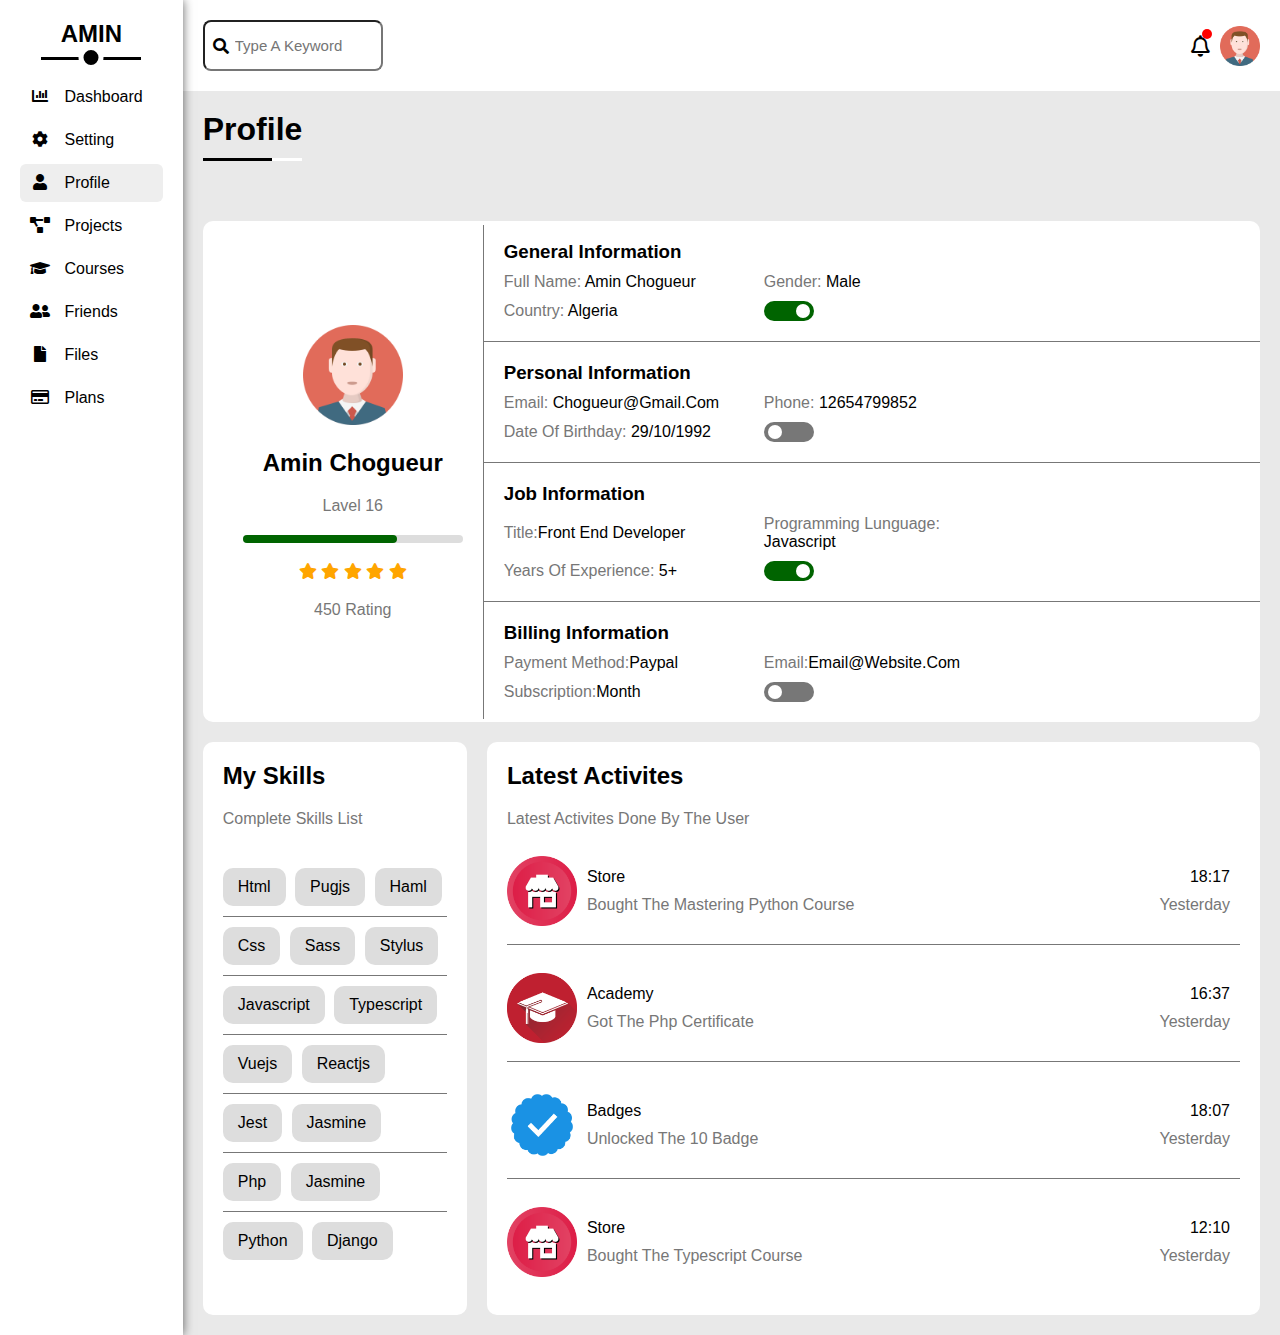
<file: profile.html>
<!DOCTYPE html>
<html>
    <head>
        <meta charset="utf-8">
        <meta name="description" content="this is my fourth website using only html and css">
        <meta name="viewport" content="width=device-width, initial-scale=1.0">
        <meta http-equiv="X-UA-compatible" content="IE=edge">
        <title>profile</title>
        <link rel="stylesheet" href="css/all.min.css">
        <link rel="stylesheet" href="css/project-4.css">
    </head>
    <body>
        <div class="page">
            <div class="sidebar">
                <h2> amin</h2>
                <ul>
                    <li>
                        <a href="index.html"> 
                            <i class="fas fa-chart-bar fa-fw"></i>
                            <span>dashboard</span>
                        </a>                    
                    </li>
                    <li >
                        <a href="setting.html">
                            <i class="fas fa-cog fa-fw"></i>
                            <span>setting</span>
                        </a>                       
                    </li>
                    <li class="active">
                        <a href="#">
                            <i class="fas fa-user fa-fw"></i>
                            <span>profile</span>
                        </a>                        
                    </li>
                    <li>
                        <a href="project.html">
                            <i class="fas fa-project-diagram fa-fw"></i>
                            <span>projects</span>
                        </a>                      
                    </li>
                    <li >
                        <a href="./courses.html">
                            <i class="fas fa-graduation-cap fa-fw"></i>
                            <span>courses</span>
                        </a>                        
                    </li>
                    <li>
                        <a href="./friends.html">
                            <i class="fas fa-user-friends fa-fw"></i>
                            <span>friends</span>
                        </a>                      
                    </li>
                    <li>
                        <a href="./fils.html">
                            <i class="fas fa-file fa-fw"></i>
                            <span>files</span>
                        </a>                       
                    </li>
                    <li>
                        <a href="./plans.html">
                            <i class="far fa-credit-card fa-fw"></i>
                            <span>plans</span>
                        </a>
                    </li>
                </ul>
            </div><!-- ./sidebar -->
            <div class="content">
                <nav>
                    <form action="">
                        <i class="fas fa-search "></i>
                        <input type="search" placeholder="Type A Keyword">
                    </form>
                    <div class="image">
                        <i class="far fa-bell fa-lg"></i>
                        <img src="img-4/avatar.png " alt="image">
                    </div><!-- ./image -->
                </nav>
                <h1 class="head">profile</h1>
                <div class="profile">
                    <div class="info">
                        <div class="info-pic">
                            <img src="img-4/avatar.png" alt="avatar">
                            <h2>amin chogueur</h2>
                            <span>lavel 16</span>
                            <div class="progres"></div>
                            <div class="stars">
                                <i class="fa thin fa-star"></i>
                                <i class="fa thin fa-star"></i>
                                <i class="fa thin fa-star"></i>
                                <i class="fa thin fa-star"></i>
                                <i class="fa thin fa-star"></i>
                            </div>
                            <span>450 rating</span>
                        </div><!-- info-pic -->
                        <div class="info-deta">
                            <div class="gen">
                                <h3>general information</h3>
                                <div class="box">
                                    <p> full name: <span>amin chogueur</span></p>
                                    <p>gender: <span>male</span></p>
                                    <p>country: <span>algeria</span></p>
                                    <label for="" class="comp">
                                        <input class="but" type="checkbox" checked>
                                        <div class="check"></div>
                                    </label>
                                </div><!-- ./box -->
                            </div><!-- ./gen -->
                            <div class="pers">
                                <h3>personal information</h3>
                                <div class="box">
                                    <p> email: <span>chogueur@gmail.com</span></p>
                                    <p>phone: <span>12654799852</span></p>
                                    <p>date of birthday: <span>29/10/1992</span></p>
                                    <label for="" class="comp">
                                        <input class="but" type="checkbox">
                                        <div class="check"></div>
                                    </label>
                                </div><!-- ./box -->
                            </div><!-- ./gen -->
                            <div class="job">
                                <h3>job information</h3>
                                <div class="box">
                                    <p> title:<span>front end developer</span></p>
                                    <p>programming lunguage: <span>javascript</span></p>
                                    <p>years of experience: <span>5+</span></p>
                                    <label for="" class="comp">
                                        <input class="but" type="checkbox" checked>
                                        <div class="check"></div>
                                    </label>
                                </div><!-- ./box -->
                            </div><!-- ./gen -->
                            <div class="bill">
                                <h3>billing information</h3>
                                <div class="box">
                                    <p>payment method:<span>paypal</span></p>
                                    <p>email:<span>email@website.com</span></p>
                                    <p>subscription:<span>month</span></p>
                                    <label for="" class="comp">
                                        <input class="but" type="checkbox">
                                        <div class="check"></div>
                                    </label>
                                </div><!-- ./box -->
                            </div><!-- ./gen -->
                        </div><!-- ./info-deta -->
                    </div><!-- ./info -->
               
                <div class="cont">
                    <div class="skills">
                        <h2>my skills</h2>
                        <p>complete skills list</p>
                        <ul>
                            <li>
                                <span>html</span>
                                <span>pugjs</span>
                                <span>haml</span>
                            </li>
                            <li>
                                <span>css</span>
                                <span>sass</span>
                                <span>stylus</span>
                            </li>
                            <li>
                                <span>javascript</span>
                                <span>typescript</span>
                            </li>
                            <li>
                                <span>vuejs</span>
                                <span>reactjs</span>
                            </li>
                            <li>
                                <span>jest</span>
                                <span>jasmine</span>
                            </li>
                            <li>
                                <span>php</span>
                                <span>jasmine</span>
                            </li>
                            <li>
                                <span>python</span>
                                <span>django</span>
                            </li>
                        </ul>
                    </div>
                    <div class="activites">
                        <h2>latest activites</h2>
                        <p>latest activites done by the user</p>
                        <div class="store">
                            <img src="img-4/activity-01.png" alt="act">
                            <div>
                                <span>store</span>
                                <p>bought the mastering python course</p>
                            </div>
                            <div>
                                <span>18:17</span>
                                <p>yesterday</p>
                            </div>
                        </div><!-- ./store -->
                        <div class="store">
                            <img src="img-4/activity-02.png" alt="act">
                            <div>
                                <span>academy</span>
                                <p>got the php certificate</p>
                            </div>
                            <div>
                                <span>16:37</span>
                                <p>yesterday</p>
                            </div>
                        </div><!-- ./store -->
                        <div class="store">
                            <img src="img-4/activity-03.png" alt="act">
                            <div>
                                <span>badges</span>
                                <p>unlocked the 10 badge</p>
                            </div>
                            <div>
                                <span>18:07</span>
                                <p>yesterday</p>
                            </div>
                        </div><!-- ./store -->
                        <div class="store">
                            <img src="img-4/activity-01.png" alt="act">
                            <div>
                                <span>store</span>
                                <p>bought the typescript course</p>
                            </div>
                            <div>
                                <span>12:10</span>
                                <p>yesterday</p>
                            </div>
                        </div><!-- ./store -->
                    </div><!-- ./latest activites -->
                </div><!-- ./cont -->
            </div><!-- ./profile -->          
            </div><!-- ./content -->
        </div><!-- ./page -->
    </body>
</html>
</file>
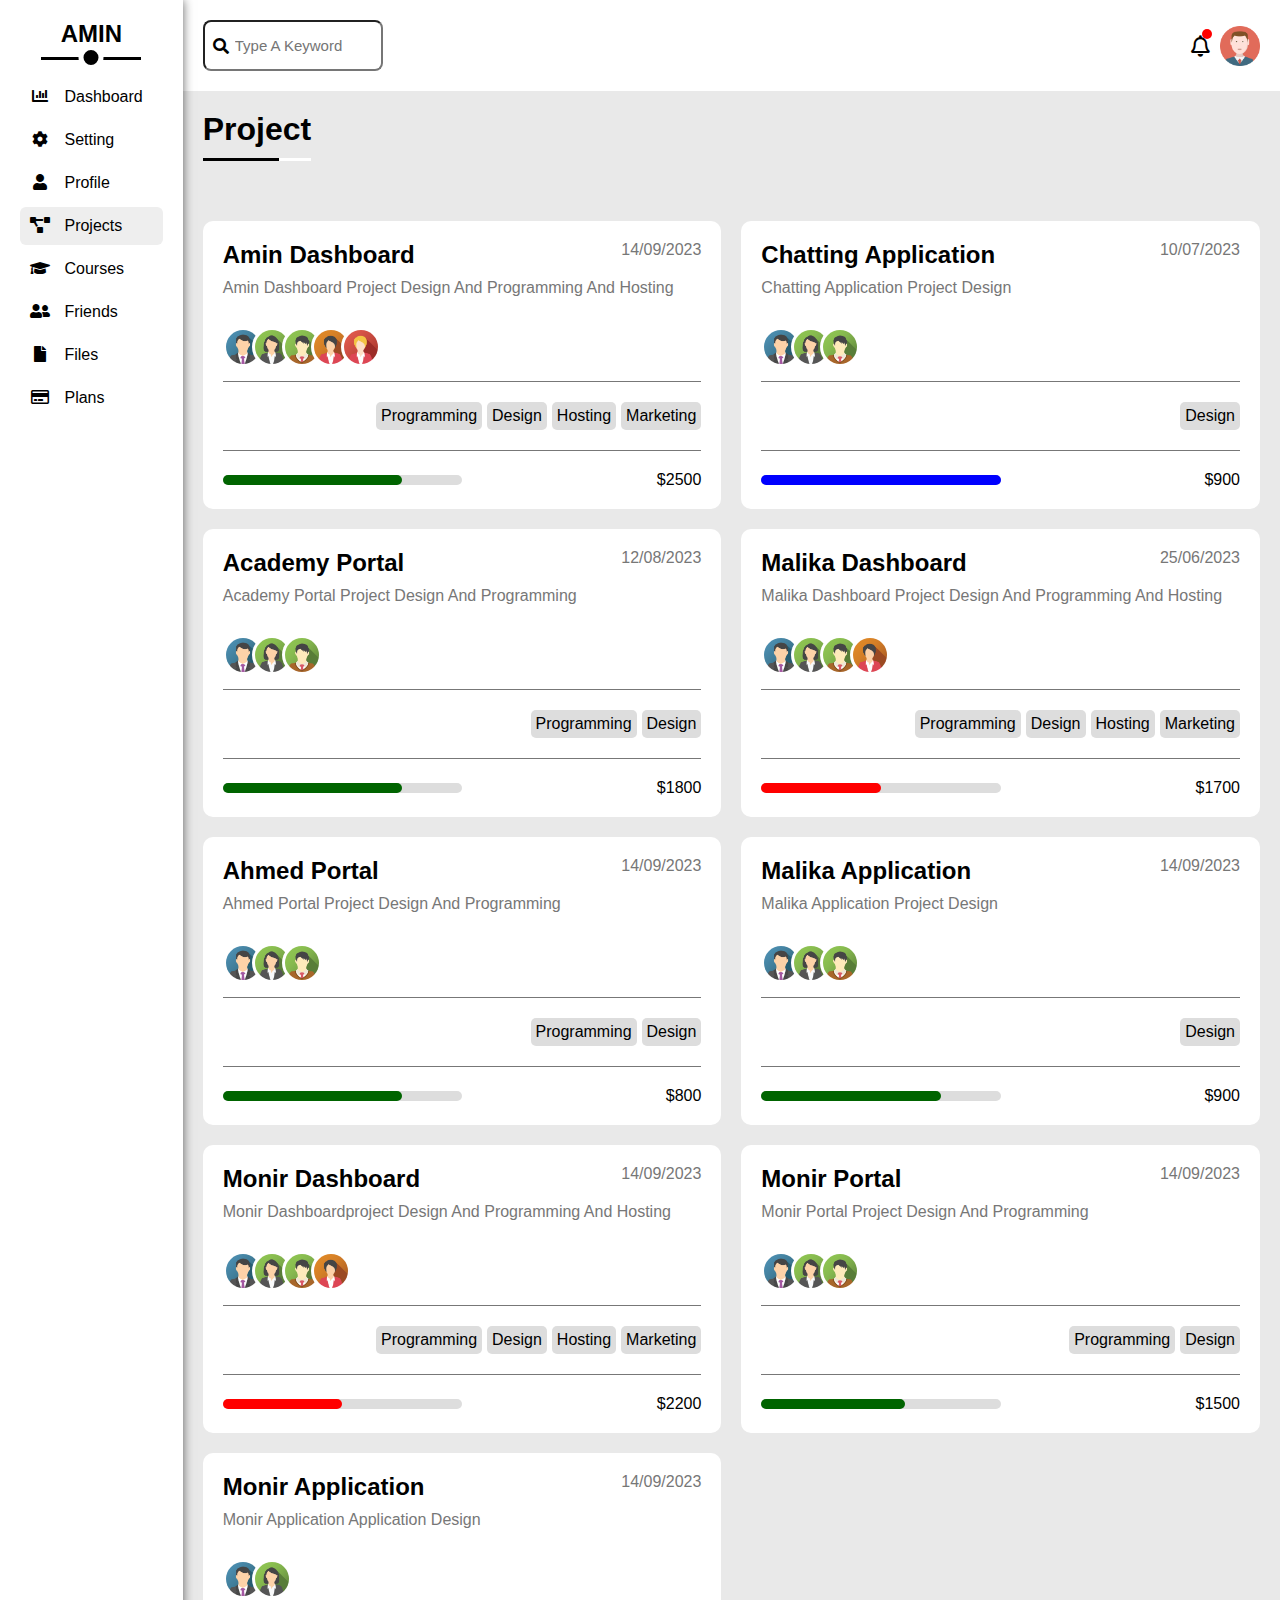
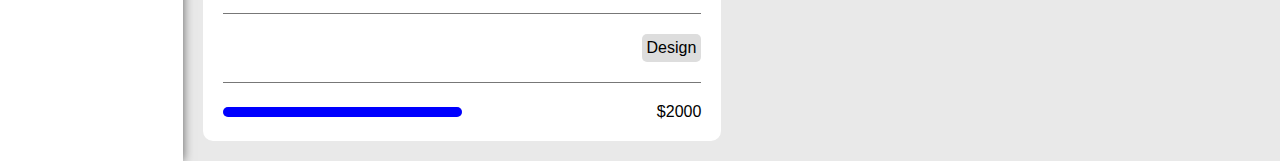
<file: project.html>
<!DOCTYPE html>
<html>
    <head>
        <meta charset="utf-8">
        <meta name="description" content="this is my fourth website using only html and css">
        <meta name="viewport" content="width=device-width, initial-scale=1.0">
        <meta http-equiv="X-UA-compatible" content="IE=edge">
        <title>projects</title>
        <link rel="stylesheet" href="css/all.min.css">
        <link rel="stylesheet" href="css/project-4.css">
    </head>
    <body>
        <div class="page">
            <div class="sidebar">
                <h2> amin</h2>
                <ul>
                    <li>
                        <a href="index.html"> 
                            <i class="fas fa-chart-bar fa-fw"></i>
                            <span>dashboard</span>
                        </a>                    
                    </li>
                    <li >
                        <a href="setting.html">
                            <i class="fas fa-cog fa-fw"></i>
                            <span>setting</span>
                        </a>                       
                    </li>
                    <li >
                        <a href="profile.html">
                            <i class="fas fa-user fa-fw"></i>
                            <span>profile</span>
                        </a>                        
                    </li>
                    <li class="active">
                        <a href="#projects">
                            <i class="fas fa-project-diagram fa-fw"></i>
                            <span>projects</span>
                        </a>                      
                    </li>
                    <li>
                        <a href="./courses.html">
                            <i class="fas fa-graduation-cap fa-fw"></i>
                            <span>courses</span>
                        </a>                        
                    </li>
                    <li>
                        <a href="./friends.html">
                            <i class="fas fa-user-friends fa-fw"></i>
                            <span>friends</span>
                        </a>                      
                    </li>
                    <li>
                        <a href="./fils.html">
                            <i class="fas fa-file fa-fw"></i>
                            <span>files</span>
                        </a>                       
                    </li>
                    <li>
                        <a href="./plans.html">
                            <i class="far fa-credit-card fa-fw"></i>
                            <span>plans</span>
                        </a>
                    </li>
                </ul>
            </div><!-- ./sidebar -->
            <div class="content">
                <nav>
                    <form action="">
                        <i class="fas fa-search "></i>
                        <input type="search" placeholder="Type A Keyword">
                    </form>
                    <div class="image">
                        <i class="far fa-bell fa-lg"></i>
                        <img src="img-4/avatar.png " alt="image">
                    </div><!-- ./image -->
                </nav>
                <h1 class="head">project</h1>
                <div class="projects">
                    <div class="box">
                        <div class="box-head">
                            <div class="title">
                                <h2>amin dashboard</h2>
                                <p>14/09/2023</p>
                            </div><!-- ./title -->
                            <p>amin dashboard project design and programming and hosting</p>
                            <div class="team">
                                <a href="#"><img src="img-4/team-01.png" alt=""></a>
                                <a href="#"><img src="img-4/team-02.png" alt=""></a>
                                <a href="#"><img src="img-4/team-03.png" alt=""></a>
                                <a href="#"><img src="img-4/team-04.png" alt=""></a>
                                <a href="#"><img src="img-4/team-05.png" alt=""></a>
                            </div><!-- ./team -->
                        </div><!-- ./box-head -->
                        <div class="opt">
                            <p>programming</p>
                            <p>design</p>
                            <p>hosting</p>
                            <p>marketing</p>
                        </div><!-- ./opt -->
                        <div class="box-foot">
                            <div class="prog"></div>
                            <p>$2500</p>
                        </div><!-- ./prog -->
                    </div><!-- ./box -->
                    <div class="box">
                        <div class="box-head">
                            <div class="title">
                                <h2>chatting application</h2>
                                <p>10/07/2023</p>
                            </div><!-- ./title -->
                            <p>chatting application project  design</p>
                            <div class="team">
                                <a href="#"><img src="img-4/team-01.png" alt=""></a>
                                <a href="#"><img src="img-4/team-02.png" alt=""></a>
                                <a href="#"><img src="img-4/team-03.png" alt=""></a>
                            </div><!-- ./team -->
                        </div><!-- ./box-head -->
                        <div class="opt">
                            <p>design</p>
                        </div><!-- ./opt -->
                        <div class="box-foot">
                            <div class="prog app"></div>
                            <p>$900</p>
                        </div><!-- ./prog -->
                    </div><!-- ./box -->
                    <div class="box">
                        <div class="box-head">
                            <div class="title">
                                <h2>academy portal</h2>
                                <p>12/08/2023</p>
                            </div><!-- ./title -->
                            <p>academy portal project design and programming</p>
                            <div class="team">
                                <a href="#"><img src="img-4/team-01.png" alt=""></a>
                                <a href="#"><img src="img-4/team-02.png" alt=""></a>
                                <a href="#"><img src="img-4/team-03.png" alt=""></a>
                            </div><!-- ./team -->
                        </div><!-- ./box-head -->
                        <div class="opt">
                            <p>programming</p>
                            <p>design</p>
                        </div><!-- ./opt -->
                        <div class="box-foot">
                            <div class="prog"></div>
                            <p>$1800</p>
                        </div><!-- ./prog -->
                    </div><!-- ./box -->
                    <div class="box">
                        <div class="box-head">
                            <div class="title">
                                <h2>malika dashboard</h2>
                                <p>25/06/2023</p>
                            </div><!-- ./title -->
                            <p>malika dashboard project design and programming and hosting</p>
                            <div class="team">
                                <a href="#"><img src="img-4/team-01.png" alt=""></a>
                                <a href="#"><img src="img-4/team-02.png" alt=""></a>
                                <a href="#"><img src="img-4/team-03.png" alt=""></a>
                                <a href="#"><img src="img-4/team-04.png" alt=""></a>
                            </div><!-- ./team -->
                        </div><!-- ./box-head -->
                        <div class="opt">
                            <p>programming</p>
                            <p>design</p>
                            <p>hosting</p>
                            <p>marketing</p>
                        </div><!-- ./opt -->
                        <div class="box-foot">
                            <div class="prog dash"></div>
                            <p>$1700</p>
                        </div><!-- ./prog -->
                    </div><!-- ./box -->
                    <div class="box">
                        <div class="box-head">
                            <div class="title">
                                <h2>ahmed portal</h2>
                                <p>14/09/2023</p>
                            </div><!-- ./title -->
                            <p>ahmed portal project design and programming</p>
                            <div class="team">
                                <a href="#"><img src="img-4/team-01.png" alt=""></a>
                                <a href="#"><img src="img-4/team-02.png" alt=""></a>
                                <a href="#"><img src="img-4/team-03.png" alt=""></a>
                            </div><!-- ./team -->
                        </div><!-- ./box-head -->
                        <div class="opt">
                            <p>programming</p>
                            <p>design</p>
                        </div><!-- ./opt -->
                        <div class="box-foot">
                            <div class="prog"></div>
                            <p>$800</p>
                        </div><!-- ./prog -->
                    </div><!-- ./box -->
                    <div class="box">
                        <div class="box-head">
                            <div class="title">
                                <h2>malika application</h2>
                                <p>14/09/2023</p>
                            </div><!-- ./title -->
                            <p>malika application project design </p>
                            <div class="team">
                                <a href="#"><img src="img-4/team-01.png" alt=""></a>
                                <a href="#"><img src="img-4/team-02.png" alt=""></a>
                                <a href="#"><img src="img-4/team-03.png" alt=""></a>
                            </div><!-- ./team -->
                        </div><!-- ./box-head -->
                        <div class="opt">
                            <p>design</p>
                        </div><!-- ./opt -->
                        <div class="box-foot">
                            <div class="prog"></div>
                            <p>$900</p>
                        </div><!-- ./prog -->
                    </div><!-- ./box -->
                    <div class="box">
                        <div class="box-head">
                            <div class="title">
                                <h2> monir dashboard</h2>
                                <p>14/09/2023</p>
                            </div><!-- ./title -->
                            <p>monir dashboardproject design and programming and hosting</p>
                            <div class="team">
                                <a href="#"><img src="img-4/team-01.png" alt=""></a>
                                <a href="#"><img src="img-4/team-02.png" alt=""></a>
                                <a href="#"><img src="img-4/team-03.png" alt=""></a>
                                <a href="#"><img src="img-4/team-04.png" alt=""></a>
                            </div><!-- ./team -->
                        </div><!-- ./box-head -->
                        <div class="opt">
                            <p>programming</p>
                            <p>design</p>
                            <p>hosting</p>
                            <p>marketing</p>
                        </div><!-- ./opt -->
                        <div class="box-foot">
                            <div class="prog dash"></div>
                            <p>$2200</p>
                        </div><!-- ./prog -->
                    </div><!-- ./box -->
                    <div class="box">
                        <div class="box-head">
                            <div class="title">
                                <h2>monir portal</h2>
                                <p>14/09/2023</p>
                            </div><!-- ./title -->
                            <p>monir portal project design and programming</p>
                            <div class="team">
                                <a href="#"><img src="img-4/team-01.png" alt=""></a>
                                <a href="#"><img src="img-4/team-02.png" alt=""></a>
                                <a href="#"><img src="img-4/team-03.png" alt=""></a>
                            </div><!-- ./team -->
                        </div><!-- ./box-head -->
                        <div class="opt">
                            <p>programming</p>
                            <p>design</p>
                        </div><!-- ./opt -->
                        <div class="box-foot">
                            <div class="prog portal"></div>
                            <p>$1500</p>
                        </div><!-- ./prog -->
                    </div><!-- ./box -->
                    <div class="box">
                        <div class="box-head">
                            <div class="title">
                                <h2>monir application</h2>
                                <p>14/09/2023</p>
                            </div><!-- ./title -->
                            <p>monir application application design</p>
                            <div class="team">
                                <a href="#"><img src="img-4/team-01.png" alt=""></a>
                                <a href="#"><img src="img-4/team-02.png" alt=""></a>
                            </div><!-- ./team -->
                        </div><!-- ./box-head -->
                        <div class="opt">
                            <p>design</p>
                        </div><!-- ./opt -->
                        <div class="box-foot">
                            <div class="prog app"></div>
                            <p>$2000</p>
                        </div><!-- ./prog -->
                    </div><!-- ./box -->
                </div><!-- ./project -->
            </div><!-- ./content -->
        </div><!-- ./page -->
    </body>
</html>
</file>
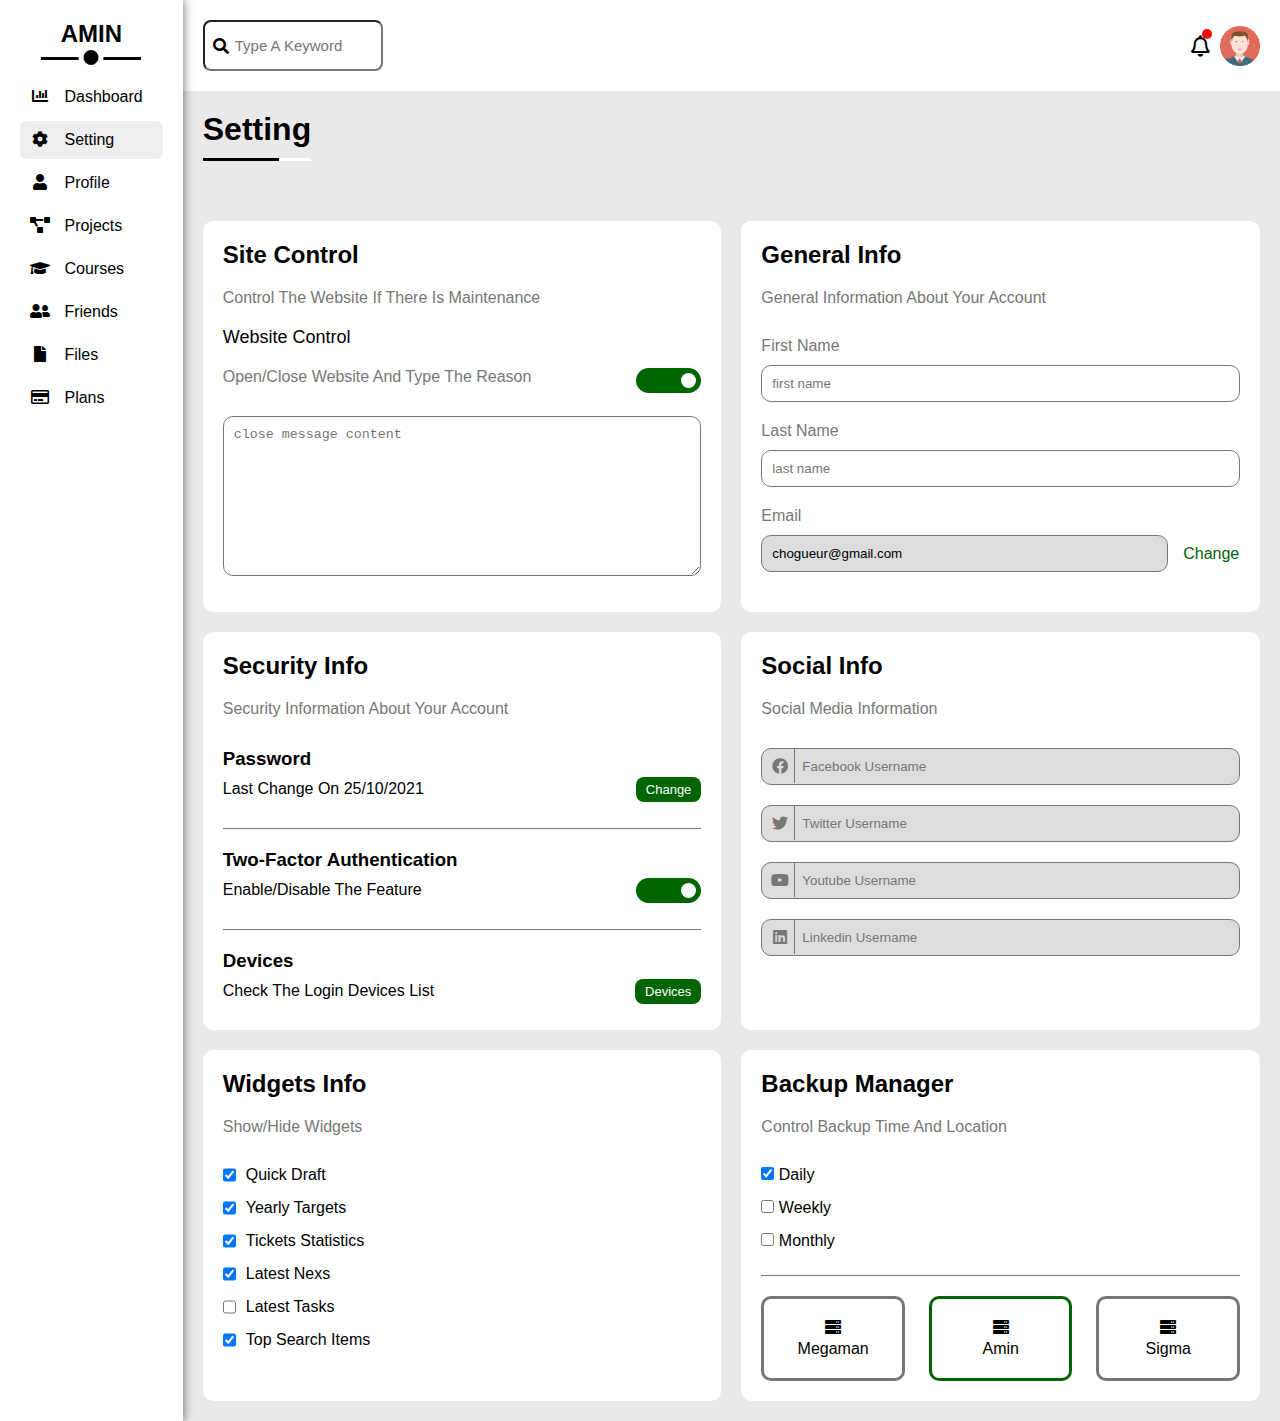
<file: setting.html>
<!DOCTYPE html>
<html lang="en">
    <head>
        <meta charset="utf-8">
        <meta name="description" content="this is my fourth website using only html and css">
        <meta name="viewport" content="width=device-width, initial-scale=1.0">
        <meta http-equiv="X-UA-compatible" content="IE=edge">
        <title>setting</title>
        <link rel="stylesheet" href="css/all.min.css">
        <link rel="stylesheet" href="css/project-4.css">
    </head>
    <body>
        <div class="page">
            <div class="sidebar">
                <h2> amin</h2>
                <ul>
                    <li>
                        <a href="index.html"> 
                            <i class="fas fa-chart-bar fa-fw"></i>
                            <span>dashboard</span>
                        </a>                    
                    </li>
                    <li class="active">
                        <a href="#">
                            <i class="fas fa-cog fa-fw"></i>
                            <span>setting</span>
                        </a>                       
                    </li>
                    <li>
                        <a href="profile.html">
                            <i class="fas fa-user fa-fw"></i>
                            <span>profile</span>
                        </a>                        
                    </li>
                    <li>
                        <a href="project.html">
                            <i class="fas fa-project-diagram fa-fw"></i>
                            <span>projects</span>
                        </a>                      
                    </li>
                    <li>
                        <a href="./courses.html">
                            <i class="fas fa-graduation-cap fa-fw"></i>
                            <span>courses</span>
                        </a>                        
                    </li>
                    <li>
                        <a href="./friends.html">
                            <i class="fas fa-user-friends fa-fw"></i>
                            <span>friends</span>
                        </a>                      
                    </li>
                    <li>
                        <a href="./fils.html">
                            <i class="fas fa-file fa-fw"></i>
                            <span>files</span>
                        </a>                       
                    </li>
                    <li>
                        <a href="./plans.html">
                            <i class="far fa-credit-card fa-fw"></i>
                            <span>plans</span>
                        </a>
                    </li>
                </ul>
            </div><!-- ./sidebar -->
            <div class="content">
                <nav>
                    <form action="">
                        <i class="fas fa-search "></i>
                        <input type="search" placeholder="Type A Keyword">
                    </form>
                    <div class="image">
                        <i class="far fa-bell fa-lg"></i>
                        <img src="img-4/avatar.png " alt="image">
                    </div><!-- ./image -->
                </nav>
                <h1 class="head">setting</h1>
                <div class="setting">
                    <div class="control">
                        <h2>site control</h2>
                        <p>control the website if there is maintenance</p>
                        <h3>website control</h3>
                        <div class="con-butt">
                            <p>open/close website and type the reason</p>
                            <label for="" class="component">
                                <input class="button" type="checkbox" checked>
                                <div class="check"></div>
                            </label>
                        </div><!-- ./con-butt -->
                        <form action="">
                            <textarea placeholder="close message content"></textarea>
                        </form>
                    </div><!-- ./control -->
                    <div class="general">
                        <h2>general info</h2>
                        <p>general information about your account</p>
                        <form action="">
                            <label for="">first name</label>
                            <input type="text" placeholder="first name">
                            <label for="">last name</label>
                            <input type="text" placeholder="last name">
                            <label for="">email</label>
                            <div>
                                <input type="email" value="chogueur@gmail.com" readonly>
                                <button>change</button>
                            </div>
                        </form>
                    </div><!-- ./general -->
                    <div class="security">
                        <h2>security info</h2>
                        <p>security information about your account</p>
                        <div class="password">
                            <h3>password</h3>
                            <div class="pass">
                                <p>last change on 25/10/2021</p>
                                <button>change</button>
                            </div><!-- ./pass -->                                                
                        </div>
                        <div class="factor ">
                                <h3>two-factor authentication</h3>   
                            <div class="con-butt">
                                <p>enable/disable the feature</p>
                                <label for="" class="component">
                                    <input class="button" type="checkbox" checked>
                                    <div class="check"></div>
                                </label>
                            </div><!-- ./con-butt -->                                           
                        </div><!-- ./factor -->
                        <div class="dev">
                            <h3>devices</h3>
                            <div class="pass">    
                                <p>check the login devices list</p>
                                <button>devices</button>
                            </div><!-- ./pass -->                              
                        </div>
                    </div><!-- ./security -->
                    <div class="social">
                        <h2>social info</h2>
                        <p>social media information</p>
                        <div class="media">
                            <div class="face">
                                <input type="text" placeholder="facebook username">
                                <i class="fab fa-facebook fa-fw"></i>                         
                            </div>
                            <div class="twitt">
                                <input type="text" placeholder="twitter username">
                                <i class="fab fa-twitter fa-fw"></i> 
                            </div>
                            <div class="yout">
                                <input type="text "placeholder="youtube username">
                                <i class="fab fa-youtube fa-fw"></i>
                            </div>
                            <div class="link">
                                <input type="text" placeholder="linkedin username">
                                <i class="fab fa-linkedin fa-fw"></i>
                            </div>
                        </div><!-- ./media -->
                    </div><!-- ./social -->
                    <div class="widgets">
                        <h2>widgets info</h2>
                        <p>show/hide widgets</p>
                        <div class="list">
                            <input type="checkbox" id="one" checked>
                            <label for="one">quick draft</label>
                        </div><!-- ./list -->
                            <div class="list">
                                <input type="checkbox" id="two" checked>
                                <label for="two">yearly targets</label>
                            </div><!-- ./list -->                        
                            <div class="list">
                                <input type="checkbox" id="three" checked>
                                <label for="three">tickets statistics</label>
                            </div><!-- ./list -->                        
                            <div class="list">
                                <input type="checkbox" id="four"checked >
                                <label for="four">latest nexs</label>
                            </div><!-- ./list -->  
                            <div class="list">
                                <input type="checkbox" id="five">
                                <label for="five">latest tasks</label>
                            </div><!-- ./list -->                          
                            <div class="list">
                                <input type="checkbox" id="six" checked>
                                <label for="six">top search items</label>
                            </div><!-- ./list -->
                            
                        
                    </div><!-- ./widgets -->
                    <div class="manager">
                        <h2>backup manager</h2>
                        <p>control backup time and location</p>
                        <div class="lists">
                            <div class="list">
                                <input type="checkbox" id="one1" checked>
                                <label for="one1">daily</label>
                            </div><!-- ./list -->
                            <div class="list">
                                <input type="checkbox" id="two1">
                                <label for="two1">weekly</label>
                            </div><!-- ./list -->
                            <div class="list">
                                <input type="checkbox" id="three1">
                                <label for="three1">monthly</label>
                            </div><!-- ./list -->
                        </div><!-- ./lists -->
                        <div class="opt">
                            <div class="mega">
                                <i class="fas fa-server"></i>
                                <span>megaman</span>
                            </div><!-- ./mega -->
                            <div class="ami">
                                <i class="fas fa-server"></i>
                                <span>amin</span>
                            </div><!-- ./ami -->
                            <div class="sig">
                                <i class="fas fa-server"></i>
                                <span>sigma</span>
                            </div><!-- ./sig -->
                        </div><!-- ./opt -->
                    </div><!-- ./manager -->
                </div><!-- ./setting -->
            </div><!-- ./content -->
        </div><!-- ./page -->

    </body>
</html>
</file>
<file: css/project-4.css>
*{
    box-sizing: border-box;
    margin: 0;
    padding: 0;
}
ul {
    list-style: none;
}
::-webkit-scrollbar{
    width: 12px;
}
::-webkit-scrollbar-track{
    background-color: white;
}
::-webkit-scrollbar-thumb{
    background-color: black;
}
a {
    text-decoration: none;
}
body{
    background-color: #e9e9e9;
    font-family: sans-serif;
}
/* start dashboard */
.page {
    display: flex;
}
.sidebar{
    padding: 20px;
    background-color: white;
    box-shadow: 0 0 10px rgb(0, 0, 0, 60%);
    position: relative;
    z-index: 1;
}
.sidebar h2{
    text-transform: uppercase;
    padding: 20px;
    margin: -20px 20px 10px ;
    position: relative;
    text-align: center;
}
.sidebar h2::after{
    position: absolute;
    content: "";
    width: 100px;
    height: 3px;
    background-color: black;
    bottom: 8px;
    left: 50%;
    transform: translateX(-50%);
}
.sidebar h2::before{
    position: absolute;
    content: "";
    width: 15px;
    height: 15px;
    background-color: black;
    bottom: -2px;
    left: 50%;
    transform: translateX(-50%);
    border: 5px solid white;
    border-radius: 50%;
    z-index: 1;
}
.sidebar ul li{
    padding:10px 20px 10px 10px;
    margin-bottom: 5px;
    border-radius: 6px;
    transition: 0.5s;
} 
.sidebar ul li a{
    color: black;
    padding: 10px 0;
}
.sidebar ul li a i{
    margin-right: 5px;
}
.sidebar ul li.active{
    background-color: #eee;
}
.sidebar ul li:not(.active):hover{
    background-color: #eee;
}
.sidebar ul li a span{ 
    text-transform: capitalize;
    margin-left: 5px;
}
@media(max-width:767px ){
    .sidebar{
        width: 60px;
        padding: 15px 5px 5px ;
    }
    .sidebar h2{
        font-size: 16px;
        padding: 0;
       margin:0 0 10px;
    }
    .sidebar ul li{
        padding: 10px 15px;
        text-align: center;
    }
    .sidebar ul li a span{
        display: none
    }
    .sidebar ul li a i{
        margin-right: 0;
    }
    .sidebar h2::before,
    .sidebar h2::after{
        display: none;
    }
}
/* end dashboard */
/* start nav */
.content{
    flex: 1;
    overflow: hidden;
    width: 100%;
}
nav{
    position: relative;
    background-color: white;
    display: flex;
    justify-content: space-between;
    padding: 20px;
    align-items: center;
}
nav .image img{
    width: 40px;
    margin-left: 10px;
}
nav .image {
    display: flex;
    align-items: center;
}
nav .image i{
    position: relative;
}
nav .image i::after{
    position: absolute;
    content: "";
    width: 10px;
    height: 10px;
    background-color: red;
    border-radius: 50%;
    top: -9px;
    right: -2px;
}
nav form input {
    position: relative;
    padding: 15px 15px 15px 30px ;
    border-radius: 8px;
    font-size: 15px;
    width: 180px;
    transition: 0.5s;
}
nav form input:focus{
    width: 200px;
}
nav form input:focus::placeholder{
    visibility: hidden;
}
nav form i{
    transform: translateY(-50%);
    position: absolute;
    top: 50%;
    left: 30px;
    margin-right: 5px;
    z-index: 1;
}
/* end nav */
/* start dashboard */
.dashboard {
    padding: 20px;
}
.page h1{
    position: relative;
    text-transform: capitalize;
    margin: 20px 20px 40px 20px ;
    width: fit-content;
    padding-bottom: 10px;
    border-bottom: 3px solid white;
}
.page h1::after {
    position: absolute;
    content: "";
    bottom: -3px;
    left: 0;
    width: 70%;
    height: 3px;
    background-color: black;
}
.page .dashboard {
    display: grid;
    grid-template-columns: repeat(auto-fill, minmax(450px, 1fr));
    gap: 20px;
}
@media(max-width:767px){
    .page .dashboard {
        grid-template-columns: repeat(auto-fill, minmax(260px, 1fr));
        gap: 10px;
    }
}
.page .dashboard > div:not(:first-child),
.page .pro  {
    padding: 20px;
    background-color: white;
    border-radius: 10px;
}
.page .pro {
    margin: 0 20px;
}
.page .pro h2{
    margin-bottom: 20px;
}
/* start welcome */
.welcome{
    border-radius: 10px;
    overflow: hidden;
}
.welcome-head{
    display: flex;
    justify-content: space-between;
    background-color: #ddd;
    padding: 20px;
}
.welcome-head .title{
    text-transform: capitalize;
}
.welcome-head .title h2{
    margin-bottom: 10px;
}
.welcome-head .title span{
    color: #777; 
}
.welcome-head img {
    width: 200px;
}
@media (max-width:767px){
    .welcome-head img {
        display: none;
    }
}
.welcome .welcome-desc img{
    width: 60px;
    padding: 5px;
    background-color: white;
    box-shadow: 0 0 5px #b1b0b0;
    border-radius: 50%;
    position: absolute;
    border-radius: 50%;
    top: -30px;
    left: 10px;
}
@media (max-width:767px){
    .welcome .welcome-desc img{
        top: -30px;
        left: 50%;
        transform: translateX(-50%)
    }
}
.welcome-desc{
    background-color: white;
    position: relative;
}
.welcome-desc .boxes{
    display: flex;
    justify-content: space-around;
    padding: 60px  0 100px 0;
    position: relative;
}
@media (max-width:767px){
    .welcome-desc .boxes{
        flex-direction: column;
        gap: 20px;
    }
}
.welcome-desc .boxes::after{
    position: absolute;
    content: "";
    width: 100%;
    height: 1px;
    background-color: #ddd;
    top: 45px;
    left: 0;
}
.welcome-desc .boxes::before{
    position: absolute;
    content: "";
    width: 100%;
    height: 1px;
    background-color: #ddd;
    top: 120px;
    left: 0;
}
@media(max-width:767px){
    .welcome-desc .boxes::before{
        top: 250px;
}
}
.welcome-desc .box{
    text-align: center;
    text-transform: capitalize;
}
.welcome-desc .box h3{
    margin-bottom: 5px;
}
.welcome-desc .box span{
    color: #777;
}
.welcome-desc a{
    position: absolute;
    right: 20px;
    bottom: 20px;
    color: white;
    background-color: cornflowerblue;
    padding:5px 10px;
    border-radius:  10px;
    text-transform: capitalize;
}
/* end welcome */
/* start draft */
.draft{
    text-transform: capitalize;
    position: relative;
}
.draft h2{
    margin-bottom: 10px;
}
.draft span{
    color: #777;
    
}
.draft form {
    display: flex;
    flex-direction: column;
    margin-top: 20px;
}
.draft form input{
    padding:  10px;
    background-color: #ddd;
    margin-bottom: 10px;
    outline: none;
    border-radius: 10px;
    border: none;
    text-transform: capitalize;
}
.draft form textarea{
    height: 170px;
    outline: none;
    border: none;
    background-color: #ddd;
    border-radius: 10px;
    padding: 5px 10px ;
    margin-bottom: 20px;
    text-transform: capitalize;
}
.draft > input{
    width: fit-content;
    position: absolute;
    padding: 5px 10px;
    right: 20px;
    bottom: 10px;
    background-color: cornflowerblue;
    color: white;
    outline: none;
    border: none;
    border-radius: 10px;
    text-transform: capitalize;
}

/* end draft */
/* start target */
.target h2 {
    margin-bottom: 10px;
}
.target > span{
    color: #777;
}
.target .boxes{
    margin-top: 15px;
}
.target .boxes .box{
    display: flex;
    align-items: center;
    gap: 10px;
    position: relative;
}
.target .boxes .box i{
    padding: 25px 30px;
    display: flex;
    justify-content: center;
    margin-bottom: 10px;
}
.target .boxes .box:nth-child(1) i{
    background-color: rgb(141, 175, 238);
    color: blue;
} 
.target .boxes .box:nth-child(2) i{
    background-color: rgb(244, 195, 105) ;
    color: orangered;
} 
.target .boxes .box:nth-child(3) i{
    background-color: rgb(102, 204, 102);
    color: darkgreen;
} 
.target .boxes .box .child  {
    padding-bottom: 20px;
    width: 100%;
    position: relative;
}
.target .boxes .box .child h3{
    color: #777;
    margin-bottom: 5px;
    text-transform: capitalize;
    font-size: 15px;
}
.target .boxes .box .child span{
    font-weight: bold; 
}
.target .boxes .box .child .progress{
    width: 100%;
    height: 3px;
    position: absolute;
    margin-top: 5px;
}
.target .boxes .box .child .progress.money{
    background-color: rgb(141, 175, 238);
}
.target .boxes .box .child .progress.team{
    background-color: rgb(244, 195, 105) ;
}
.target .boxes .box .child .progress.project{
    background-color: rgb(102, 204, 102);
}
.target .boxes .box .child .progress::after{
    position: absolute;
    content: "";
    top: 0;
    left: 0;
    height: 100%;
}
.target .boxes .box .child .progress.money::after{
    background-color: blue;
    width: 80%;
}
.target .boxes .box .child .progress.team::after{
    background-color: orangered;
    width: 75%;
}
.target .boxes .box .child .progress.project::after{
    background-color: darkgreen;
    width: 55%;
}
.target .boxes .box .child .progress::before{
    position: absolute;
    padding: 3px 5px;
    border-radius: 10px;
    bottom: 20px;
    color: white;
    font-size: 12px;
}
.target .boxes .box .child .progress.progress.money::before{
    content: "85%";
    background-color: blue;
    right: 11%;
    
}
.target .boxes .box .child .progress.progress.team::before{
    content: "75%";
    background-color: orangered;
    right: 14%;
}
.target .boxes .box .child .progress.progress.project::before{
    content: "55%";
    background-color: darkgreen;
    right: 34%;
}
/* end traget */
/* start statistic */
.static h2{
    margin-bottom: 10px;
}
.static > span{
    color: #777;
    text-transform: capitalize;
}
.static .static-desc{
    margin-top: 20px;
    display: grid;
    grid-template-columns: repeat(2, minmax(150px,1fr));
    gap: 20px;
}
@media(max-width:767px){
    .static .static-desc{
        grid-template-columns:repeat(1, 1fr);
    }
}
.static .static-desc .box {
    border: 2px solid #777;
    display: flex;
    flex-direction: column;
    align-items: center;
    padding: 20px 0;
    gap: 10px;
    border-radius: 10px;
}
.static .static-desc .box:first-child i{
    color: blue;
}
.static .static-desc .box:nth-child(2) i{
    color: green;
}
.static .static-desc .box:nth-child(3) i{
    color: orange;
}
.static .static-desc .box:last-child i{
    color: red;
}
.static .static-desc .box span{
    color: #777;
    text-transform: capitalize;
}
/* end statistic */
/* start news */
.news h2 {
    margin-bottom: 20px;
    text-transform: capitalize;
}
.news .news-box{
    display: flex;
    gap: 20px;
    align-items: center;
    margin-bottom: 20px;
    border-bottom: 1px solid #777;
    padding-bottom: 20px;
}
.news .news-box:last-child{
    border: none;
    padding-bottom: 0;
}
@media(max-width:767px){
    .news{
        text-align: center;
    }
    .news .news-box{
        flex-direction: column;
    }
}
.news .news-box img {
    width: 130px;
    border-radius: 10px;
}
.news .news-box .box{
    flex: 1;
    text-transform: capitalize;
    display: flex;
    flex-direction: column;
    gap: 5px;
}
@media(max-width:767px){
    .news .news-box .box{
        text-align: center;
    }
}
.news .news-box > p{
    background-color: #ddd;
    padding: 5px 10px;
    border-radius: 10px;
    text-transform: capitalize;
    font-size: 14px;
}
.news .news-box .box p:first-child{
    font-weight: bold;
    font-size: 18px;
}
.news .news-box .box p:last-child{
    color: #777;
    font-size: 14px;
}
/* end news */
/* start tasks */
.tasks {
    text-transform: capitalize;
}
.tasks .tasks-box{
    padding: 20px 0;
    display: flex;
    align-items: center;
    justify-content: space-between;
    border-bottom: 1px solid #777;
}
.tasks .tasks-box:nth-child(6){
    border: none;
}
.tasks .tasks-box .box p:first-child {
    font-weight: bold;
    line-height: 1.6;
}
.tasks .tasks-box .box p:last-child{
    color: rgb(119, 119, 119);
}
.tasks .tasks-box:nth-child(5){
    color: #ddd;
}
.tasks .tasks-box:nth-child(5) p:first-child,
.tasks .tasks-box:nth-child(5) p:last-child{
    position: relative;
    width: fit-content;
    color: rgb(119, 119, 119, 50%);
}
.tasks .tasks-box:nth-child(5) p:first-child::after,
.tasks .tasks-box:nth-child(5) p:last-child::after{
    position: absolute;
    content: "";
    width: 100%;
    height: 1px;
    background-color: #777;
    left: 0;
}
.tasks .tasks-box:nth-child(5) p:first-child::after{
    top: 12px;
}
.tasks .tasks-box:nth-child(5) p:last-child::after{
    top: 8px;
}
/* end tasks */
/* start search-item */
.search h2{
    margin-bottom: 20px;
}
.search .item{
    display: flex;
    justify-content: space-between;
    align-items: center;
    padding: 12px 0;
    text-transform: capitalize;
}
.search .item:first-of-type{
    color: #777;
}
.search .item h3{
    font-size: 20px;
    font-weight: normal;
}
.search .item:not(:first-of-type) span{
    font-size: 14px;
    background-color: #ddd;
    padding: 5px 10px;
    border-radius: 5px;
}
/* end search-item */
/* start update */
.update h2 {
    margin-bottom: 30px;
}
.update .box {
    display: flex;
    justify-content: space-between;
    align-items: center;
    margin-bottom: 10px;
    border-bottom: 1px solid #777;
    padding-bottom: 10px;
}
.update .box:last-child{
    margin-bottom: 0;
    padding-bottom: 0;
    border: none;
}
.update .box img{
    width: 40px;
}
.update .box > span{
    font-size: 14px;
    padding: 5px;
    background-color: #ddd;
    border-radius: 5px;
}
.update .desc {
    flex: 1;
    margin-left: 10px;
    text-transform: capitalize;
}
.update .desc span{
    color: #777;
}
/* end update */
/* start project */
.project h2{
    margin-bottom: 20px;
}
.project .project-box{
    padding: 20px 0;
    display: flex;
    align-items: center;
    gap: 20px;
}
.project .project-box span:first-child{
    width: 25px;
    height: 25px;
    border: 2px solid white;
    outline: 2px solid darkgreen;
    border-radius: 50%;
    background-color: darkgreen;
    display: inline-block;
    position: relative;
}
.project .project-box:last-child span:first-child{
    background-color: white;
}
.project .project-box:nth-child(5) span:first-child{
    animation: signed 2s ease-in infinite;
}
@keyframes signed{
    0%, 100%{
        background-color: white;
    }
    50%{
        background-color: darkgreen;
    }
}
.project .project-box:not(:last-child) span:first-child::after{
    position: absolute;
    content: "";
    width: 2px;
    height: 36px;
    background-color: darkgreen;
    left: 50%;
    transform: translateX(-50%);
    top: 25px;
}
/* end project */
/* start reminder */
.Reminders h2{
    margin-bottom: 30px;
}
.Reminders .box{
    border-left: 2px solid blue;
    margin-bottom: 40px;
    padding-left: 15px;
    margin-left: 30px;
    line-height: 1.6;
    position: relative;
}
.Reminders .box::before{
    position: absolute;
    content: "";
    width: 15px;
    height: 15px;
    border-radius: 50%;
    background-color: blue;
    top: 50%;
    left: -30px;
    transform: translateY(-50%);
}
.Reminders .box:nth-child(3){
    border-left: 2px solid darkgreen;
}
.Reminders .box:nth-child(3)::before{
    background-color: darkgreen;
}
.Reminders .box:nth-child(4){
    border-left: 2px solid orange;
}
.Reminders .box:nth-child(4)::before{
    background-color: orange;
}
.Reminders .box:last-child{
    margin-bottom: 10px;
    border-left: 2px solid red;
}
.Reminders .box:last-child::before{
    background-color: red;
}

.Reminders .box h3{
    font-size: 15px;
}
.Reminders .box p{
    color: #777;
    font-size: 13px;
}
/* end riminder */
/* start latest */
.latest h2 {
    margin-bottom: 20px;
}
.latest .post-head {
    display: flex;
    align-items: center;
    gap: 20px;
    padding-bottom: 20px ;
    border-bottom: 1px solid #777;
    text-transform: capitalize;
    line-height: 1.5;
}
.latest .post-head span{
    color: #777;
}
.latest .post-head img {
    width: 70px;
}
.latest p{
    line-height: 1.6;
    padding: 20px 0;
    border-bottom: 1px solid #777;
    text-align: center;
}
.latest .cont {
    display: flex;
    justify-content: space-between;
    padding-top: 20px;
    color: #777;
}
/* end latest */
/* start social */
.soc h2{
    margin-bottom: 20px;
}
.soc div {
    padding: 15px 0;
    margin-bottom: 10px;
    display: flex;
    justify-content: space-between;
    position: relative;
}
.soc div span{
    flex: 1;
    margin-left: 60px;
}
.soc div i{
    color: white;
    position: absolute;
    top: 0;
    left: 0;
    width: 50px;
    height: 100%;
    display: flex;
    align-items: center;
    justify-content: center;
    transition: 0.5s;
}
.soc div i:hover{
    transform: rotate(5deg);
}
.soc div a{
    margin-right: 10px;
    padding: 5px 10px ;
    border-radius: 5px;
    color: white;
}
.soc div.face{
    background-color: rgb(24 119 242 / 20%);
    color: #1da1f2;
}
.soc div.face i,
.soc div.face a{
    background-color: cornflowerblue;
}
.soc div.you{
    background-color: rgb(255 0 0 / 20%);
    color: #ff0000;
}
.soc div.you i,
.soc div.you a{
    background-color: red;
}
.soc div.twit{
    background-color: rgb(29 161 242 / 20%);
    color: #1da1f2;
}
.soc div.twit i,
.soc div.twit a{
    background-color: #1da1f2;
}
.soc div.lin{
    background-color: rgb(0 119 181 / 20%);
    color: #0077b5;
}
.soc div.lin i,
.soc div.lin a{
    background-color:#0077b5 ;
}
/* end social */
/* start programe */
.pro .responcive{
    overflow-x: auto;
}
table{
    width: 100%;
    min-width: 1000px;
    border-spacing: 0;
    text-transform: capitalize;
}
table tbody tr td,
table thead tr td{
    padding: 15px;
}
table thead tr td{
    background-color: #ddd;
    font-weight: bold;
}
table tbody tr:hover td {
    background-color: #eee;
}
table tbody tr td {
    border-bottom: 1px solid #ddd;
    border-left: 1px solid #ddd;
    transition: 0.5s;
}
table tbody tr td:last-child{
    border-right: 1px solid #ddd;
}
table tbody tr td img {
    width: 30px;
    border-radius: 50%;
    padding: 2px;
    background-color: white;
}
table tbody tr td img:not(:first-child){
    margin-left: -20px;
}

/* end programe */
/* end dashboard */

/* start setting */
/* start control*/
.setting {
    padding: 20px ;
    display: grid;
    grid-template-columns: repeat(auto-fill, minmax(450px, 1fr));
    gap: 20px;
}
@media(max-width:767px){
    .page .setting {
        grid-template-columns: repeat(auto-fill, minmax(325px, 1fr));
        gap: 10px;
    }
}
@media(max-width:400px){
    .page .setting {
        grid-template-columns: repeat(auto-fill, minmax(200px, 1fr));
        gap: 10px;
    }
}
.page .setting > div {
    padding: 20px;
    background-color: white;
    border-radius: 10px;
    text-transform: capitalize;
}
.page .setting > div h2{
    margin-bottom: 20px;
}
.page .setting > div h2+ p{
    color: #777;
    margin-bottom: 30px;
}
.setting .control h3{
    font-weight: 500;
    font-size: 18px;
    margin-bottom: 20px;
}
.setting .control p:last-of-type{
    color: #777;
    margin-bottom: 20px;
}
.setting .control form textarea{
    width: 100%;
    height: 160px;
    padding: 10px;
    margin-top: 10px;
    border-radius: 10px;
}
.setting .control{
    position: relative;
}
.setting .control .con-butt{
    display: flex;
    justify-content: space-between;
}
.setting  .component{
    position: relative;
}
.setting .button{
    width: 65px;
    height: 25px;
    position: absolute;
    z-index: 2;
    right: 0;
    top: 0;
    appearance: none;
}
.setting  .check{
    width: 65px;
    height: 25px;
    background-color: #777;
    border-radius: 17px;
    position: relative;
}
.setting  .check::before{
    position: absolute;
    content: "";
    width: 15px;
    height: 15px;
    background-color: white;
    border-radius: 50%;
    top: 5px;
    left: 5px;
    transition: 0.3s;
}
.setting  .button:checked+ .check{
    background-color: darkgreen;
}
.setting  .button:checked+ .check::before {
   left: 45px;
}
/* end control*/
/* start general */
.setting .general form{
    display: flex;
    flex-direction: column;
}
.setting .general form label{
    color: #777;
    margin-bottom: 10px;
}

.setting .general form input {
    padding: 10px;
    margin-bottom: 20px;
    border: 1px solid #777;
    border-radius: 10px;
}
.setting .general form div input{
    background-color: #ddd;
}
.setting .general form div {
    display: flex;
    gap: 15px;
}
.setting .general form div input{
    width: 85%;
}
.setting .general form div button{
    border: none;
    background-color: white;
    color: darkgreen;
    font-size: 16px;
    text-transform: capitalize;
    margin-bottom: 20px;
    cursor: pointer;
}
/*end general */ 
/* start security */
.setting .security .password{
    border-bottom: 1px solid #777;
    padding-bottom: 20px;
    margin-bottom: 20px;
}
.setting .security .pass {
    display: flex;
    align-items: center;
    justify-content: space-between;
    text-transform: capitalize;
}
.setting .security .pass:last-child{
    border: none;
    padding-bottom: 0px;
}
.setting .security .pass button{
    padding: 5px 10px;
    font-size: 13px;
    border-radius: 8px;
    border: none;
    background-color: darkgreen;
    color: white;
    text-transform: capitalize;
    cursor: pointer;
}
.setting .security .pass p {
    padding: 10px 0;
}

.setting .security .factor .con-butt{
    display: flex;
    justify-content: space-between;
    align-items: center;
}
.setting .security .factor{
    border-bottom: 1px solid #777;
    padding-bottom: 20px;
    margin-bottom: 20px;
    text-transform: capitalize;
}
.setting .security .factor p{
    padding: 10px 0;
}
/* end security */
/* start social */
/* start control*/
.setting .social .media div {
    display:flex ;
    position: relative;
}
.setting .social .media input{
    display: block;
    width: 100%;
    padding: 10px 10px 10px 40px;
    border: 1px solid #777;
    border-radius: 10px;
    background-color: #ddd;
    text-transform: capitalize;
    margin-bottom: 20px;
    outline: none;
}
.setting .social .media input:focus +i{
    color: black;
}
.setting .social .media i{
    position: absolute;
    left: 14px;
    border-right: 1px solid #777;
    height: 62%;
    display: flex;
    justify-content: center;
    align-items: center;
    padding-right: 10px;
    transition: 0.5s;
    color: #777;
}
/*end social */
/* start widgets*/
.setting .widgets .list{
    display: flex;
    gap: 10px;
    margin-bottom: 15px;
    text-transform: capitalize;
}
.setting .widgets .list input[type="checkbox"],
.setting .widgets .list label{
    cursor: pointer
}
/*end widgets */
/* start manager */
.setting .manager .lists {
    padding-bottom: 10px;
    border-bottom: 1px solid #777;
}
.setting .manager .lists .list{
    margin-bottom: 15px;
}
.setting .manager .opt{
    padding-top: 20px;
    display: flex;
    justify-content: space-between;
    align-items: center;
}
.setting .manager .opt div {
    padding: 20px;
    border: 3px solid #777;
    width: 30%;
    border-radius: 10px;
    display: flex;
    flex-direction: column;
    align-items: center;
    transition: 0.5s;
}
@media(max-width:767px){
    .setting .manager .opt{
        flex-direction: column;
        gap: 10px;
    }
    .setting .manager .opt div{
        width: 100%;
    }
}
.setting .manager .opt div.ami{
    border-color: darkgreen;
}
.setting .manager .opt div:hover{
    border:3px solid darkgreen;
}
.setting .manager .opt div span{
    margin-top: 5px;
}
.setting .manager .opt div,
.setting .manager .lists .list input[type="checkbox"],
.setting .manager .lists label{
    cursor: pointer;
}
/* end manager */
/* end setting */
/* start profile */
/* start info */
.profile{
    padding: 20px;
    display: flex;
    flex-wrap: wrap;
    gap: 20px;
}
@media(max-width:767px){
    .profile{
        flex-direction: column;
    }
}
.profile .info{
    width: 100%;
    display: flex;
    border-radius: 10px;
}
.profile>  div:first-child{
    padding-left: 20px;
    background-color: white;
}
@media(min-width:767px){
    .profile .info{
        align-items: center;
    }
}
.profile .info .info-pic{
    padding: 100px 20px;
    text-align: center;
    border-right: 1px solid #777;
    text-transform: capitalize;
}
@media(max-width:767px){
    .profile>  div:first-child{
        padding-left: 0;
    }
    .profile .info .info-pic{
        border-right: none;
        border-bottom: 1px solid #777;
    }
    .profile .info{
        flex-direction: column;
    }
}
.profile .info .info-pic h2{
    margin: 20px;
}
.profile .info .info-pic span{
    color: #777;
}
.profile .info .info-pic ul{
    margin-bottom: 20px;
}
.profile .info .info-pic .progres{
    width: 100%;
    height: 8px;
    border-radius: 5px;
    background-color:  #ddd;
    margin: 20px 0;
    position: relative;
}
.profile .info .info-pic .progres::after{
    position: absolute;
    content: "";
    border-radius: 5px;
    width: 70%;
    height: 100%;
    background-color: darkgreen;
    left: 0;
    top: 0;
}
.profile .info .info-pic img{
    width: 100px;
}
.profile .info .info-pic .stars{
    margin-bottom: 20px;
}
.profile .info .info-pic  i{
    color: orange;
}
.profile .info .info-deta {
    flex: 1;
    text-transform: capitalize;
}
.profile .info .info-deta >div{
    padding: 20px;
    border-bottom: 1px solid #777;
    transition: 0.5s;
}
.profile .info .info-deta >div:hover{
    background-color: #ddd;
}
.profile .info .info-deta >div:last-child{
    border: none;
}
.profile .info .info-deta >div h3{
    margin-bottom: 10px;
}
.profile .info .info-deta .box{
    display: flex;
    align-items: center;
    flex-wrap: wrap;
    gap: 10px;
}
.profile .info .info-deta .box p{
    width: 250px;
    color: #777;
}
@media(max-width:992px){
    .profile .info .info-deta .box p{
        width: 230px;
    }
}
@media(max-width:767px){
    .profile .info .info-deta .box p{
        width: 210px;
    }
}
.profile .info .info-deta .box span{
    color: black;
}
.profile .info .info-deta .box label{
    position: relative;
}
.profile .info .info-deta .box label input{
    position: absolute;
    width: 60px;
    height: 20px;
    top: 50%;
    z-index: 2;
    appearance: none;
}
.profile .info .info-deta .box label .check{
    width: 50px;
    height: 20px;
    background-color: #777;
    border-radius: 10px;
    position: relative;
    top: 50%;
    transition: 0.5s;
}
.profile .info .info-deta .box label .check::after{
    position: absolute;
    content: "";
    width: 14px;
    height: 14px;
    border-radius: 50%;
    left: 4px;
    top: 3px;
    background-color: white;
    transition: 0.5s;
}
.profile .info .info-deta .box label input:checked+ .check{
    background-color: darkgreen;
}

.profile .info .info-deta .box label input:checked+ .check::after{
    left:32px ;
}
/* end info */
/* start skills */
.profile .cont{
    width: 100%;
    display: flex;
    gap: 20px;
    background-color: transparent;
}
@media(max-width:767px){
    .profile .cont{
        flex-direction: column;
    }
    .skills{
        text-align: center;
    }
}
 .skills{
  text-transform: capitalize;
  border-radius: 10px;
  background-color: white;
  padding: 20px;
}
 .skills h2{
    margin-bottom: 20px;
}
 .skills p{
    margin-bottom: 30px;
    color: #777;
}
 .skills ul{
    margin: 10px 0;
    padding-bottom: 10px;
    display: flex;
    flex-direction: column;
    justify-content: space-between;
}
 .skills ul li:not(:last-child){
    border-bottom: 1px solid #777;
}
 .skills div{
    display: flex;
    flex-wrap: wrap;
}
.skills ul li {
    padding: 10px 0;
}
 .skills ul li span{
    background-color: #ddd;
    border-radius: 10px;
    display: inline-block;
    padding:10px 15px;
    margin-right: 5px;
}
/* end skills */
/* start activites */
 .activites {
    flex: 1;
    text-transform: capitalize;
    border-radius: 10px;
    background-color: white;
    padding: 20px;
}
 .activites h2{
    margin-bottom: 20px;
}
 .activites p{
    color: #777;  
}
 .activites .store{
    display: flex;
    align-items: center; 
    padding-top: 10px;
}
@media(max-width:767px){
 .activites .store{
        flex-direction: column;
    }
}
 .activites .store img{
    width: 70px;
}
.activites .store:not(:last-child){
    border-bottom: 1px solid #777;
}
 .activites .store div{
    padding: 10px;
    margin:20px 0;
    display: flex;
    flex-direction: column;
    gap: 10px;
}
@media(max-width:767px){
    .activites .store div{
        align-items: center;
        margin: 10px 0;
        text-align: center;
    }
}

.activites .store div:first-of-type{
    flex: 1;
}
.activites .store div:last-child{
    text-align: right;
}
/* end activites */
/* end profile */
/* start project */
.projects{
    padding: 20px;
    display: grid;
    grid-template-columns: repeat(auto-fill, minmax(350px,1fr));
    gap: 20px
}
@media(max-width:620px){
    .projects{
        padding: 20px;
        display: grid;
        grid-template-columns: repeat(auto-fill,minmax(250px,auto));
        gap: 20px
    }
}
.projects .box {
    padding: 20px;
    background-color: white;
    text-transform: capitalize;
    border-radius: 10px;
}
.projects .box .box-head .title{
    display: flex;
    justify-content: space-between;
    margin-bottom: 10px;
}
.projects .box .box-head p{
    color: #777;
}
.projects .box .box-head .team{
    margin-top: 30px;
    padding-bottom: 10px;
    border-bottom: 1px solid #777;
}
.projects .box .box-head .team a img{
    width: 40px;
    background-color: white;
    padding: 3px;
    border-radius: 50%;
}
.projects .box .box-head .team a:not(:first-child) img{
    margin-left: -15px;
}
.projects .box .opt{
    display: flex;
    padding: 20px 0;
    border-bottom: 1px solid #777;
    justify-content: end;
}
@media(max-width:767px){
    .projects .box .opt{
       flex-direction: column;
       gap: 10px;
    }
    .projects .box .opt p{
        width: fit-content;
    }
}
.projects .box .opt p{
    margin-left: 5px;
    background-color: #ddd;
    border-radius: 5px;
    padding: 5px;
}
.projects .box .box-foot{
    display: flex;
    align-items: center;
    justify-content: space-between;
    margin-top: 20px;
}

.projects .box .box-foot .prog{
    width: 50%;
    height: 10px;
    background-color: #ddd;
    border-radius: 10px;
    position: relative;
}
.projects .box .box-foot .prog::after,
.projects .box .box-foot .portal::after,
.projects .box .box-foot .dash::after,
.projects .box .box-foot .app::after{
    position: absolute;
    content: "";
    height: 100%;
    border-radius: 10px;
    left: 0;
    top: 0;
}
.projects .box .box-foot .prog::after{
    background-color: darkgreen;
    width: 75%;
}
.projects .box .box-foot .dash::after{
    background-color: red;
    width: 50%;
}
.projects .box .box-foot .app::after{
    background-color: blue;
    width: 100%;
}
.projects .box .box-foot .portal::after{
    background-color: darkgreen;
    width: 60%;
}
@media(max-width:767px){
    .projects .box .box-foot{
       flex-direction: column;
    }
    .projects .box .box-foot .prog{
        width: 100%;
        margin-bottom: 15px;
    }
}
/* end project */
/* start courses */
.courses{
    padding: 20px;
    display: grid;
    grid-template-columns: repeat(auto-fill, minmax(300px,1fr));
    gap: 20px;
}
@media(max-width:767px){
    .courses{
        grid-template-columns: repeat(auto-fill, minmax(250px,1fr));
    }
}
.courses .course{
    background-color: white;
    text-transform: capitalize;
    position: relative;
    border-radius: 10px;
    overflow: hidden;
    text-align: left;
} 
.course .image img{
    width: 100%;
}
.course img[alt="photo"]{
    width: 60px;
    border-radius: 50%;
    position: absolute;
    top: 20px;
    left: 20px;
}
.course .course-des{
    padding:30px 15px;
    position: relative;
}
.course .course-des h3{
    font-weight: bold;
    margin-bottom: 30px;
}
.course .course-des p{
    color: #777;
    line-height: 1.6;
}
.course .course-des span{
    position: absolute;
    display: inline-block;
    background-color: darkgreen;
    color: white;
    padding: 5px 10px;
    bottom: -12px;
    left: 50%;
    transform: translateX(-50%);
    font-size: 15px;
    border-radius: 10px;
}
.course .foot{
    padding: 15px;
    display: flex;
    justify-content: space-between;
    border-top: 1px solid #ddd;
}
/* end courses */
/* start friends */
.friends{
    display: grid;
    grid-template-columns: repeat(auto-fill,minmax(260px,1fr));
    gap: 20px;
    padding: 20px;
}
.friends .friend{
    padding: 20px;
    background-color: white;
    border-radius: 10px;
    text-transform: capitalize;
}
.friends .friend .box > i{
    background-color: #ddd;
    padding: 10px;
    border-radius: 50%;
    transition: 0.5s;
}
.friends .friend .box > i:hover{
    background-color: darkgreen;
    color: white;
}

.friends .friend .image{
   text-align: center;
   border-bottom: 1px solid #ddd;
}
.friends .friend .image h3{
    margin: 10px;
}

.friends .friend img{
    width: 30%;
    border-radius: 50%;
}
.friends .friend  .desc{
    line-height: 1.7;
    padding: 10px 0;
    border-bottom: 1px solid #ddd;
    position: relative;
}
.friends .friend .desc >span{
    text-transform: uppercase;
    color: rgb(255, 0, 0,0.3);
    font-size: 40px;
    position: absolute;
    right: 0;
    top: 50%;
    transform: translateY(-50%);
}
.friends .friend .image p{
    margin-bottom: 15px;
    color: #777;
}

.friends .friend  .desc p i{
    display: inline-block;
    margin-right: 8px;
}
.friends .friend .foot{
    display: block;
    text-align: center;
    padding-top: 15px;
}
.friends .friend .foot p{
    color: #777;
    margin-bottom: 5px;
}
.friends .friend .foot button{
    border: none;
    outline: none;
    padding: 5px 10px;
    border-radius: 5px;
    cursor: pointer;
}
.friends .friend .foot button:first-child{
    background-color: darkgreen;
    color: white;
}
.friends .friend .foot button:last-child{
    background-color: red;
    color: white;
}
/* end friend */
/*start files*/
.files{
    display: flex;
    gap: 20px;
    padding: 20px;
    text-transform: capitalize;
}
@media(max-width:991px){
    .files{
        flex-direction: column-reverse;
    }
}
.files  .box-file{
    flex: 1;
    display: grid;
    grid-template-columns: repeat(auto-fill,minmax(250px,1fr));
    grid-template-rows: 220px;
    gap: 20px;
}
.files .file {
    background-color: white;
    padding: 10px;
    border-radius: 10px;
}
.files .file:hover img{
    transform: scale(1.1) rotate(8deg);
}
.files .file .head{
    text-align: center;
    position: relative;
}
.files .file .head img{
    width: 60px;
    margin:30px 0 20px ;
    transition: 0.5s;
}
.files .file .head i{
    position: absolute;
    top: 10px ;
    left: 10px;
    color: #777;
}

.files .file .head span{
    display: block;
    text-align: left;
    padding: 10px 0;
    color: #777;
}
.files .file .foot{
    display: flex;
    justify-content: space-between;
    padding: 10px 0;
    border-top: 1px solid #ddd;
    color: #777;
}

.statistics{
    background-color: white;
    padding: 20px;
    height: 470px;
    border-radius: 10px;
    width: 250px;
}
@media(max-width:991px){
    .statistics{
        width: 100%;
    }
}
.statistics  h2{
    margin-bottom: 30px;
}
.statistics .static .box{
    display: flex;
    padding: 15px 5px;
    border: 1px solid #ddd;
    border-radius: 5px;
    margin-bottom: 10px;
    justify-content: space-between;
    font-size: 15px;
    align-items: center;
    text-transform: uppercase;
}
.statistics .static .box > div{
    display: flex;
    gap: 5px;
    align-items: center;
    line-height: 1.4;
}
.statistics .static .box > div i{
    background-color:darkgreen;
    padding: 12px;
    margin-right: 5px;
}
.statistics button{
    border: none;
    outline: none;
    background-color: darkgreen;
    display: block;
    margin: auto;
    padding: 10px;
    color: white;
    text-transform: uppercase;
    border-radius: 5px;
    cursor: pointer;
}
/*end files*/
/*start plans*/
.plans{
    display: grid;
    grid-template-columns: repeat(auto-fill,minmax(260px,1fr));
    padding: 20px;
    gap: 20px;
    text-transform: capitalize;
}

.plans .box{
    background-color: white;
    padding: 20px 20px 60px;
    position: relative;
}
.plans .head{
    background-color: darkgreen;
    color: white;
    padding: 20px;
    text-align: center;
    line-height: 1.6;
    font-size: 20px;
    border: 3px solid white;
    outline: 3px solid darkgreen;
    margin-bottom: 20px;
}
.plans .box:nth-child(2) .head{
    background-color: #0075ff;
    outline-color:#0075ff;
}
.plans .box:nth-child(2) button{
    background-color: #0075ff;
}
.plans .box:nth-child(3) .head{
    background-color: #f59e0b;
    outline-color:#f59e0b;
}
.plans .box:nth-child(3) button{
    background-color: #f59e0b;
}
.plans .head p{
    font-size: 35px;
}
.plans ul li{
    position: relative;
    padding:  15px 5px;
    border-bottom: 1px solid #ddd;
    font-size: 13px;
    position: relative;
}
.plans ul li span:first-child{
    margin-right: 5px;
}
.green{
    color: green;
}
.red{
    color: red;
}
.plans ul li span:last-child{
    position: absolute;
    right: 5px;
    background-color: gray;
    color: white;
    width: 15px;
    height: 15px;
    text-align: center;
    line-height: 15px;
    border-radius: 50%;
    font-size: 10px;
    cursor: pointer;
}
.plans button{
    text-transform: uppercase;
    border: none;
    outline: none;
    padding: 10px 30px;
    background-color: darkgreen;
    border-radius: 10px;
    font-size: 17px;
    color: white;
    position: absolute;
    left: 50%;
    bottom: 10px;
    transform: translateX(-50%);
    cursor: pointer;
}
/* start plans*/
</file>
